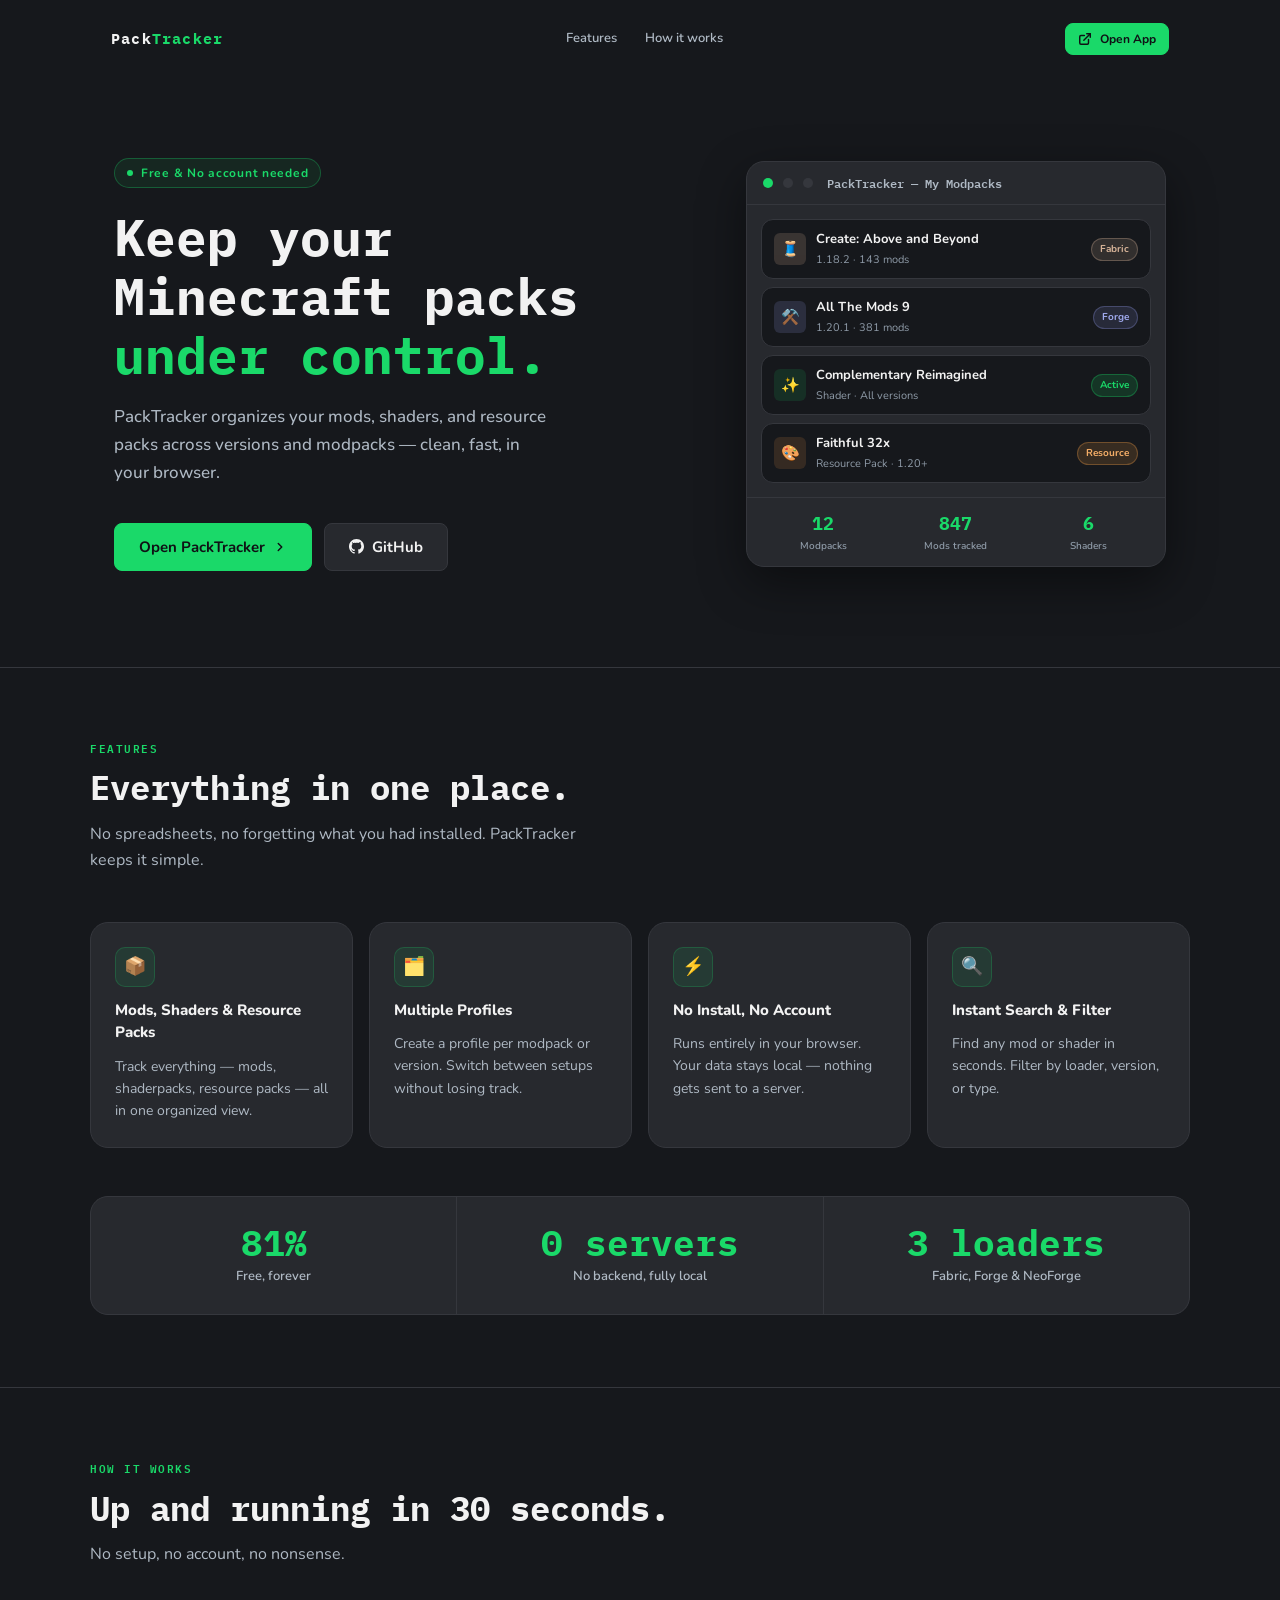
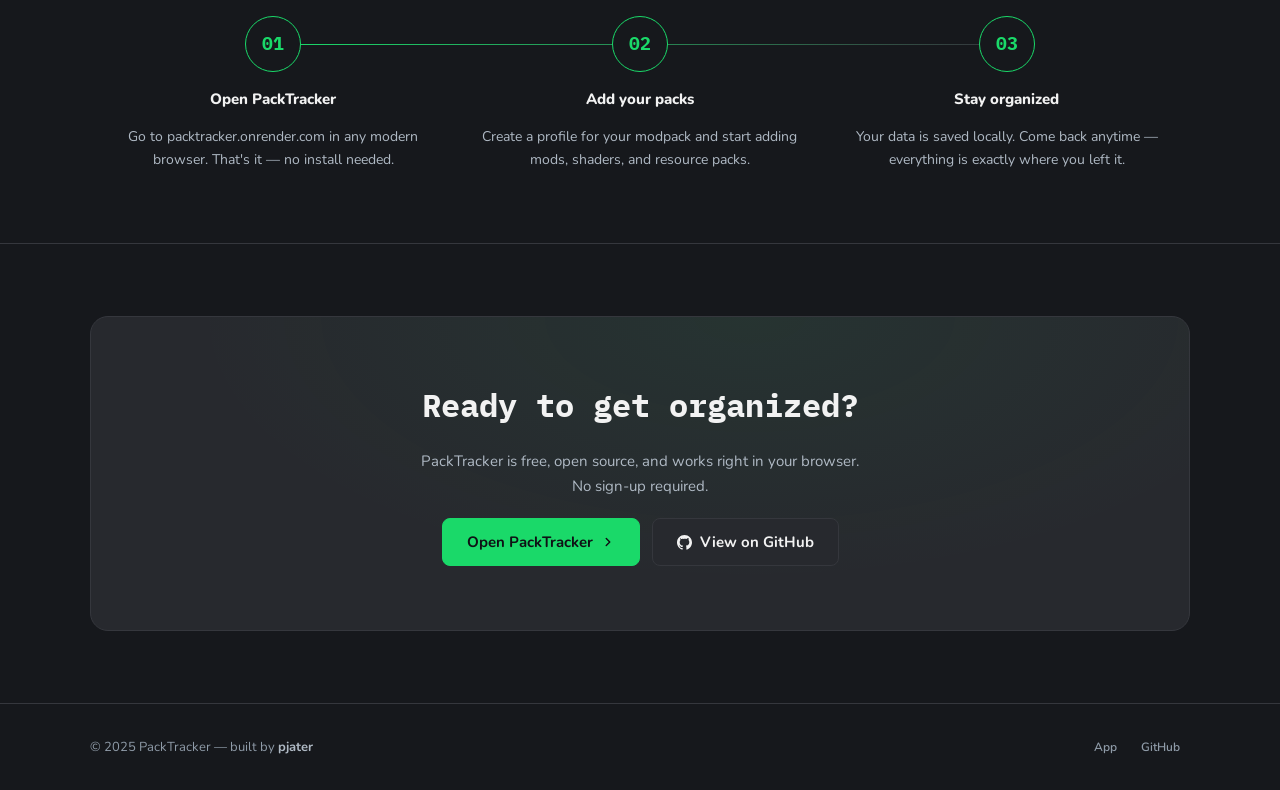
<file: landing/index.html>
<!DOCTYPE html>
<html lang="nl" data-theme="dark">
<head>
  <meta charset="UTF-8" />
  <meta name="viewport" content="width=device-width, initial-scale=1.0" />
  <meta name="description" content="PackTracker — Organiseer je Minecraft mods, shaders en resource packs op één plek. Geen account nodig." />
  <title>PackTracker — Manage Your Minecraft Packs</title>
  <link rel="stylesheet" href="style.css" />
  <style>
    /* ── Landing overrides ── */
    html, body {
      overflow: auto;
      height: auto;
    }

    body {
      font-size: 16px;
    }

    /* ── Reveal animations ── */
    [data-reveal] {
      opacity: 0;
      transform: translateY(24px);
      transition: opacity 0.55s ease, transform 0.55s ease;
    }
    [data-reveal].revealed {
      opacity: 1;
      transform: translateY(0);
    }
    [data-reveal-delay="1"] { transition-delay: 0.1s; }
    [data-reveal-delay="2"] { transition-delay: 0.2s; }
    [data-reveal-delay="3"] { transition-delay: 0.3s; }
    [data-reveal-delay="4"] { transition-delay: 0.4s; }

    /* ── Nav ── */
    #landing-nav {
      position: sticky;
      top: 0;
      z-index: 200;
      padding: 12px 24px;
      transition: background 0.2s ease, border-color 0.2s ease, box-shadow 0.2s ease;
    }
    #landing-nav.scrolled .nav-inner {
      background: var(--color-surface);
      border-color: var(--color-border);
      box-shadow: 0 4px 24px var(--color-shadow);
    }
    .nav-inner {
      display: flex;
      align-items: center;
      justify-content: space-between;
      gap: 16px;
      max-width: 1100px;
      margin: 0 auto;
      padding: 10px 20px;
      border: 1.5px solid transparent;
      border-radius: var(--radius-panel);
      background: transparent;
      transition: background 0.2s ease, border-color 0.2s ease, box-shadow 0.2s ease;
    }
    .nav-links {
      display: flex;
      align-items: center;
      gap: 4px;
    }
    .nav-link {
      padding: 6px 12px;
      border-radius: var(--radius-control);
      font-size: 13px;
      font-weight: 600;
      color: var(--color-text-muted);
      transition: color 0.15s ease, background 0.15s ease;
      cursor: pointer;
    }
    .nav-link:hover {
      color: var(--color-text);
      background: var(--color-surface-hover);
    }

    /* ── Page wrapper ── */
    .page {
      max-width: 1100px;
      margin: 0 auto;
      padding: 0 24px;
    }

    /* ── Hero ── */
    .hero {
      padding: 80px 0 96px;
      display: grid;
      grid-template-columns: 1fr 1fr;
      gap: 48px;
      align-items: center;
    }
    .hero-eyebrow {
      display: inline-flex;
      align-items: center;
      gap: 8px;
      padding: 5px 12px;
      border: 1px solid rgba(var(--color-accent-rgb), 0.3);
      border-radius: var(--radius-pill);
      background: rgba(var(--color-accent-rgb), 0.08);
      font-size: 12px;
      font-weight: 700;
      color: var(--color-accent);
      letter-spacing: 0.06em;
      margin-bottom: 20px;
    }
    .hero-eyebrow-dot {
      width: 6px;
      height: 6px;
      border-radius: 50%;
      background: var(--color-accent);
      animation: pulse-dot 2s ease infinite;
    }
    @keyframes pulse-dot {
      0%, 100% { opacity: 1; transform: scale(1); }
      50% { opacity: 0.5; transform: scale(0.8); }
    }
    .hero-title {
      font-family: 'IBM Plex Mono', monospace;
      font-size: clamp(32px, 4vw, 52px);
      font-weight: 700;
      line-height: 1.15;
      color: var(--color-text);
      margin-bottom: 18px;
    }
    .hero-title .accent {
      color: var(--color-accent);
    }
    .hero-sub {
      font-size: 17px;
      font-weight: 500;
      color: var(--color-text-muted);
      line-height: 1.65;
      margin-bottom: 36px;
      max-width: 440px;
    }
    .hero-actions {
      display: flex;
      align-items: center;
      gap: 12px;
      flex-wrap: wrap;
    }
    .btn-lg {
      min-height: 48px;
      padding: 0 24px;
      font-size: 15px;
    }

    /* ── Hero visual ── */
    .hero-visual {
      position: relative;
    }
    .hero-card-stack {
      position: relative;
      width: 100%;
      max-width: 420px;
      margin-left: auto;
    }
    .mock-panel {
      border: 1.5px solid var(--color-border);
      border-radius: var(--radius-panel);
      background: var(--color-surface);
      overflow: hidden;
      box-shadow: 0 16px 48px rgba(0,0,0,0.45);
    }
    .mock-topbar {
      display: flex;
      align-items: center;
      gap: 10px;
      padding: 12px 16px;
      border-bottom: 1px solid var(--color-border);
    }
    .mock-dot {
      width: 10px;
      height: 10px;
      border-radius: 50%;
      background: var(--color-border);
    }
    .mock-dot.active { background: var(--color-accent); }
    .mock-topbar-title {
      font-family: 'IBM Plex Mono', monospace;
      font-size: 12px;
      font-weight: 600;
      color: var(--color-text-muted);
      margin-left: 4px;
    }
    .mock-body {
      padding: 14px;
      display: flex;
      flex-direction: column;
      gap: 8px;
    }
    .mock-row {
      display: flex;
      align-items: center;
      gap: 10px;
      padding: 10px 12px;
      border: 1px solid var(--color-border);
      border-radius: var(--radius-card);
      background: var(--color-bg);
    }
    .mock-row:hover {
      border-color: rgba(var(--color-accent-rgb), 0.35);
    }
    .mock-icon {
      width: 32px;
      height: 32px;
      border-radius: 6px;
      flex-shrink: 0;
      display: flex;
      align-items: center;
      justify-content: center;
      font-size: 15px;
    }
    .mock-icon.fabric { background: rgba(214, 179, 152, 0.18); }
    .mock-icon.forge  { background: rgba(141, 150, 224, 0.18); }
    .mock-icon.shader { background: rgba(26, 217, 105, 0.12); }
    .mock-icon.res    { background: rgba(245, 158, 71, 0.14); }
    .mock-row-info { flex: 1; min-width: 0; }
    .mock-row-name {
      font-size: 13px;
      font-weight: 700;
      color: var(--color-text);
      white-space: nowrap;
      overflow: hidden;
      text-overflow: ellipsis;
    }
    .mock-row-sub {
      font-size: 11px;
      color: var(--color-text-dim);
      margin-top: 2px;
    }
    .mock-badge {
      font-size: 10px;
      font-weight: 700;
      padding: 3px 8px;
      border-radius: var(--radius-pill);
      flex-shrink: 0;
    }
    .mock-badge.green {
      background: rgba(var(--color-accent-rgb), 0.15);
      color: var(--color-accent);
      border: 1px solid rgba(var(--color-accent-rgb), 0.3);
    }
    .mock-badge.blue {
      background: rgba(141, 150, 224, 0.15);
      color: #a0aaee;
      border: 1px solid rgba(141, 150, 224, 0.3);
    }
    .mock-badge.orange {
      background: rgba(245, 158, 71, 0.15);
      color: #f5ae67;
      border: 1px solid rgba(245, 158, 71, 0.3);
    }
    .mock-badge.tan {
      background: rgba(214, 179, 152, 0.15);
      color: var(--color-loader-fabric);
      border: 1px solid rgba(214, 179, 152, 0.3);
    }
    .mock-stat-row {
      display: grid;
      grid-template-columns: repeat(3, 1fr);
      gap: 8px;
      padding: 12px 14px;
      border-top: 1px solid var(--color-border);
    }
    .mock-stat {
      display: flex;
      flex-direction: column;
      align-items: center;
      gap: 2px;
    }
    .mock-stat-val {
      font-family: 'IBM Plex Mono', monospace;
      font-size: 18px;
      font-weight: 700;
      color: var(--color-accent);
    }
    .mock-stat-lbl {
      font-size: 10px;
      color: var(--color-text-dim);
      font-weight: 600;
    }

    /* ── Section common ── */
    .section {
      padding: 72px 0;
    }
    .section-label {
      font-family: 'IBM Plex Mono', monospace;
      font-size: 11px;
      font-weight: 600;
      letter-spacing: 0.14em;
      text-transform: uppercase;
      color: var(--color-accent);
      margin-bottom: 10px;
    }
    .section-title {
      font-family: 'IBM Plex Mono', monospace;
      font-size: clamp(22px, 3vw, 34px);
      font-weight: 700;
      color: var(--color-text);
      margin-bottom: 12px;
      line-height: 1.25;
    }
    .section-sub {
      font-size: 16px;
      color: var(--color-text-muted);
      line-height: 1.65;
      max-width: 520px;
      margin-bottom: 48px;
    }

    /* ── Divider ── */
    .divider {
      border: none;
      border-top: 1px solid var(--color-border);
    }

    /* ── Features ── */
    .features-grid {
      display: grid;
      grid-template-columns: repeat(auto-fit, minmax(240px, 1fr));
      gap: 16px;
    }
    .feature-card {
      padding: 24px;
      border: 1.5px solid var(--color-border);
      border-radius: var(--radius-panel);
      background: var(--color-surface);
      display: flex;
      flex-direction: column;
      gap: 12px;
      transition: border-color 0.2s ease, transform 0.2s ease, box-shadow 0.2s ease;
    }
    .feature-card:hover {
      border-color: rgba(var(--color-accent-rgb), 0.4);
      transform: translateY(-3px);
      box-shadow: 0 8px 28px rgba(0,0,0,0.3);
    }
    .feature-icon {
      width: 40px;
      height: 40px;
      border-radius: 10px;
      background: rgba(var(--color-accent-rgb), 0.1);
      border: 1px solid rgba(var(--color-accent-rgb), 0.2);
      display: flex;
      align-items: center;
      justify-content: center;
      font-size: 18px;
    }
    .feature-title {
      font-size: 15px;
      font-weight: 800;
      color: var(--color-text);
    }
    .feature-desc {
      font-size: 14px;
      color: var(--color-text-muted);
      line-height: 1.6;
    }

    /* ── Stats ── */
    .stats-row {
      display: grid;
      grid-template-columns: repeat(3, 1fr);
      gap: 1px;
      border: 1.5px solid var(--color-border);
      border-radius: var(--radius-panel);
      overflow: hidden;
      background: var(--color-border);
      margin: 48px 0 0;
    }
    .stat-cell {
      padding: 28px 24px;
      background: var(--color-surface);
      display: flex;
      flex-direction: column;
      gap: 6px;
      align-items: center;
      text-align: center;
    }
    .stat-val {
      font-family: 'IBM Plex Mono', monospace;
      font-size: 36px;
      font-weight: 700;
      color: var(--color-accent);
      line-height: 1;
    }
    .stat-lbl {
      font-size: 13px;
      font-weight: 600;
      color: var(--color-text-muted);
    }

    /* ── How it works ── */
    .steps-grid {
      display: grid;
      grid-template-columns: repeat(3, 1fr);
      gap: 0;
      position: relative;
    }
    .steps-grid::before {
      content: '';
      position: absolute;
      top: 28px;
      left: calc(50% / 3 + 16px);
      right: calc(50% / 3 + 16px);
      height: 1px;
      background: linear-gradient(90deg, var(--color-accent), var(--color-border));
      z-index: 0;
    }
    .step {
      display: flex;
      flex-direction: column;
      align-items: center;
      text-align: center;
      gap: 16px;
      padding: 0 20px;
      position: relative;
      z-index: 1;
    }
    .step-num {
      width: 56px;
      height: 56px;
      border-radius: 50%;
      border: 1.5px solid var(--color-accent);
      background: var(--color-bg);
      display: flex;
      align-items: center;
      justify-content: center;
      font-family: 'IBM Plex Mono', monospace;
      font-size: 18px;
      font-weight: 700;
      color: var(--color-accent);
      flex-shrink: 0;
    }
    .step-title {
      font-size: 15px;
      font-weight: 800;
      color: var(--color-text);
    }
    .step-desc {
      font-size: 14px;
      color: var(--color-text-muted);
      line-height: 1.6;
    }

    /* ── CTA ── */
    .cta-block {
      padding: 64px 48px;
      border: 1.5px solid var(--color-border);
      border-radius: var(--radius-panel);
      background: var(--color-surface);
      background-image: radial-gradient(ellipse at 60% 0%, rgba(var(--color-accent-rgb), 0.06) 0%, transparent 60%);
      text-align: center;
      display: flex;
      flex-direction: column;
      align-items: center;
      gap: 20px;
    }
    .cta-title {
      font-family: 'IBM Plex Mono', monospace;
      font-size: clamp(22px, 3vw, 32px);
      font-weight: 700;
      color: var(--color-text);
    }
    .cta-sub {
      font-size: 15px;
      color: var(--color-text-muted);
      max-width: 440px;
      line-height: 1.65;
    }
    .cta-actions {
      display: flex;
      gap: 12px;
      flex-wrap: wrap;
      justify-content: center;
    }

    /* ── Footer ── */
    footer {
      border-top: 1px solid var(--color-border);
      padding: 28px 24px;
    }
    .footer-inner {
      max-width: 1100px;
      margin: 0 auto;
      display: flex;
      align-items: center;
      justify-content: space-between;
      gap: 16px;
      flex-wrap: wrap;
    }
    .footer-copy {
      font-size: 13px;
      color: var(--color-text-dim);
    }
    .footer-links {
      display: flex;
      align-items: center;
      gap: 4px;
    }
    .footer-link {
      padding: 6px 10px;
      border-radius: var(--radius-control);
      font-size: 12px;
      font-weight: 600;
      color: var(--color-text-dim);
      transition: color 0.15s ease, background 0.15s ease;
    }
    .footer-link:hover {
      color: var(--color-text);
      background: var(--color-surface-hover);
    }

    /* ── Responsive ── */
    @media (max-width: 820px) {
      .hero {
        grid-template-columns: 1fr;
        padding: 56px 0 64px;
        text-align: center;
      }
      .hero-sub { margin: 0 auto 36px; }
      .hero-actions { justify-content: center; }
      .hero-eyebrow { margin: 0 auto 20px; }
      .hero-card-stack { max-width: 100%; margin: 0; }
      .steps-grid {
        grid-template-columns: 1fr;
        gap: 32px;
      }
      .steps-grid::before { display: none; }
      .stats-row { grid-template-columns: 1fr; }
      .cta-block { padding: 40px 24px; }
      .nav-links { display: none; }
    }
  </style>
</head>
<body>

  <!-- Nav -->
  <nav id="landing-nav" role="banner">
    <div class="nav-inner">
      <a href="#" class="brand-mark" style="gap:10px;">
        <span style="font-family:'IBM Plex Mono',monospace;font-size:15px;font-weight:700;letter-spacing:0.08em;color:var(--color-text);">
          Pack<span style="color:var(--color-accent);">Tracker</span>
        </span>
      </a>
      <div class="nav-links">
        <a href="#features" class="nav-link">Features</a>
        <a href="#how-it-works" class="nav-link">How it works</a>
      </div>
      <a href="https://packtracker.onrender.com" target="_blank" rel="noopener" class="btn btn-primary btn-small">
        <span class="btn-content">
          <svg width="14" height="14" viewBox="0 0 24 24" fill="none" stroke="currentColor" stroke-width="2.5" stroke-linecap="round" stroke-linejoin="round" aria-hidden="true"><path d="M18 13v6a2 2 0 0 1-2 2H5a2 2 0 0 1-2-2V8a2 2 0 0 1 2-2h6"/><polyline points="15 3 21 3 21 9"/><line x1="10" y1="14" x2="21" y2="3"/></svg>
          <span class="btn-label">Open App</span>
        </span>
      </a>
    </div>
  </nav>

  <!-- Hero -->
  <section class="page">
    <div class="hero">
      <div class="hero-content">
        <div class="hero-eyebrow" data-reveal>
          <span class="hero-eyebrow-dot"></span>
          Free &amp; No account needed
        </div>
        <h1 class="hero-title" data-reveal data-reveal-delay="1">
          Keep your<br/>
          Minecraft packs<br/>
          <span class="accent">under control.</span>
        </h1>
        <p class="hero-sub" data-reveal data-reveal-delay="2">
          PackTracker organizes your mods, shaders, and resource packs across versions and modpacks — clean, fast, in your browser.
        </p>
        <div class="hero-actions" data-reveal data-reveal-delay="3">
          <a href="https://packtracker.onrender.com" target="_blank" rel="noopener" class="btn btn-primary btn-lg">
            <span class="btn-content">
              <span class="btn-label">Open PackTracker</span>
              <svg width="14" height="14" viewBox="0 0 24 24" fill="none" stroke="currentColor" stroke-width="2.5" stroke-linecap="round" stroke-linejoin="round" aria-hidden="true"><polyline points="9 18 15 12 9 6"/></svg>
            </span>
          </a>
          <a href="https://github.com/pjater/Packtracker" target="_blank" rel="noopener" class="btn btn-lg">
            <span class="btn-content">
              <svg width="15" height="15" viewBox="0 0 24 24" fill="currentColor" aria-hidden="true"><path d="M12 0C5.37 0 0 5.37 0 12c0 5.3 3.438 9.8 8.205 11.385.6.113.82-.258.82-.577 0-.285-.01-1.04-.015-2.04-3.338.724-4.042-1.61-4.042-1.61-.546-1.387-1.333-1.757-1.333-1.757-1.089-.745.083-.729.083-.729 1.205.084 1.839 1.237 1.839 1.237 1.07 1.834 2.807 1.304 3.492.997.108-.775.418-1.305.762-1.604-2.665-.305-5.467-1.334-5.467-5.931 0-1.311.469-2.381 1.236-3.221-.124-.303-.535-1.524.117-3.176 0 0 1.008-.322 3.301 1.23A11.509 11.509 0 0 1 12 5.803c1.02.005 2.047.138 3.006.404 2.29-1.552 3.297-1.23 3.297-1.23.653 1.653.242 2.874.118 3.176.77.84 1.235 1.911 1.235 3.221 0 4.609-2.807 5.624-5.479 5.921.43.372.823 1.102.823 2.222 0 1.606-.015 2.896-.015 3.286 0 .322.216.694.825.576C20.565 21.795 24 17.298 24 12 24 5.37 18.627 0 12 0z"/></svg>
              <span class="btn-label">GitHub</span>
            </span>
          </a>
        </div>
      </div>

      <!-- Mock UI -->
      <div class="hero-visual" data-reveal data-reveal-delay="2" aria-hidden="true">
        <div class="hero-card-stack">
          <div class="mock-panel">
            <div class="mock-topbar">
              <div class="mock-dot active"></div>
              <div class="mock-dot"></div>
              <div class="mock-dot"></div>
              <span class="mock-topbar-title">PackTracker — My Modpacks</span>
            </div>
            <div class="mock-body">
              <div class="mock-row">
                <div class="mock-icon fabric">🧵</div>
                <div class="mock-row-info">
                  <div class="mock-row-name">Create: Above and Beyond</div>
                  <div class="mock-row-sub">1.18.2 · 143 mods</div>
                </div>
                <span class="mock-badge tan">Fabric</span>
              </div>
              <div class="mock-row">
                <div class="mock-icon forge">⚒️</div>
                <div class="mock-row-info">
                  <div class="mock-row-name">All The Mods 9</div>
                  <div class="mock-row-sub">1.20.1 · 381 mods</div>
                </div>
                <span class="mock-badge blue">Forge</span>
              </div>
              <div class="mock-row">
                <div class="mock-icon shader">✨</div>
                <div class="mock-row-info">
                  <div class="mock-row-name">Complementary Reimagined</div>
                  <div class="mock-row-sub">Shader · All versions</div>
                </div>
                <span class="mock-badge green">Active</span>
              </div>
              <div class="mock-row">
                <div class="mock-icon res">🎨</div>
                <div class="mock-row-info">
                  <div class="mock-row-name">Faithful 32x</div>
                  <div class="mock-row-sub">Resource Pack · 1.20+</div>
                </div>
                <span class="mock-badge orange">Resource</span>
              </div>
            </div>
            <div class="mock-stat-row">
              <div class="mock-stat">
                <span class="mock-stat-val">12</span>
                <span class="mock-stat-lbl">Modpacks</span>
              </div>
              <div class="mock-stat">
                <span class="mock-stat-val">847</span>
                <span class="mock-stat-lbl">Mods tracked</span>
              </div>
              <div class="mock-stat">
                <span class="mock-stat-val">6</span>
                <span class="mock-stat-lbl">Shaders</span>
              </div>
            </div>
          </div>
        </div>
      </div>
    </div>
  </section>

  <hr class="divider" />

  <!-- Features -->
  <section id="features" class="page section">
    <p class="section-label" data-reveal>Features</p>
    <h2 class="section-title" data-reveal data-reveal-delay="1">Everything in one place.</h2>
    <p class="section-sub" data-reveal data-reveal-delay="2">No spreadsheets, no forgetting what you had installed. PackTracker keeps it simple.</p>

    <div class="features-grid">
      <div class="feature-card" data-reveal data-reveal-delay="1">
        <div class="feature-icon">📦</div>
        <div class="feature-title">Mods, Shaders &amp; Resource Packs</div>
        <p class="feature-desc">Track everything — mods, shaderpacks, resource packs — all in one organized view.</p>
      </div>
      <div class="feature-card" data-reveal data-reveal-delay="2">
        <div class="feature-icon">🗂️</div>
        <div class="feature-title">Multiple Profiles</div>
        <p class="feature-desc">Create a profile per modpack or version. Switch between setups without losing track.</p>
      </div>
      <div class="feature-card" data-reveal data-reveal-delay="3">
        <div class="feature-icon">⚡</div>
        <div class="feature-title">No Install, No Account</div>
        <p class="feature-desc">Runs entirely in your browser. Your data stays local — nothing gets sent to a server.</p>
      </div>
      <div class="feature-card" data-reveal data-reveal-delay="4">
        <div class="feature-icon">🔍</div>
        <div class="feature-title">Instant Search &amp; Filter</div>
        <p class="feature-desc">Find any mod or shader in seconds. Filter by loader, version, or type.</p>
      </div>
    </div>

    <div class="stats-row" data-reveal>
      <div class="stat-cell">
        <span class="stat-val"><span data-count="100" data-suffix="%">0%</span></span>
        <span class="stat-lbl">Free, forever</span>
      </div>
      <div class="stat-cell">
        <span class="stat-val"><span data-count="0" data-suffix=" servers">0 servers</span></span>
        <span class="stat-lbl">No backend, fully local</span>
      </div>
      <div class="stat-cell">
        <span class="stat-val"><span data-count="3" data-suffix=" loaders">0 loaders</span></span>
        <span class="stat-lbl">Fabric, Forge &amp; NeoForge</span>
      </div>
    </div>
  </section>

  <hr class="divider" />

  <!-- How it works -->
  <section id="how-it-works" class="page section">
    <p class="section-label" data-reveal>How it works</p>
    <h2 class="section-title" data-reveal data-reveal-delay="1">Up and running in 30 seconds.</h2>
    <p class="section-sub" data-reveal data-reveal-delay="2">No setup, no account, no nonsense.</p>

    <div class="steps-grid">
      <div class="step" data-reveal data-reveal-delay="1">
        <div class="step-num">01</div>
        <div class="step-title">Open PackTracker</div>
        <p class="step-desc">Go to packtracker.onrender.com in any modern browser. That's it — no install needed.</p>
      </div>
      <div class="step" data-reveal data-reveal-delay="2">
        <div class="step-num">02</div>
        <div class="step-title">Add your packs</div>
        <p class="step-desc">Create a profile for your modpack and start adding mods, shaders, and resource packs.</p>
      </div>
      <div class="step" data-reveal data-reveal-delay="3">
        <div class="step-num">03</div>
        <div class="step-title">Stay organized</div>
        <p class="step-desc">Your data is saved locally. Come back anytime — everything is exactly where you left it.</p>
      </div>
    </div>
  </section>

  <hr class="divider" />

  <!-- CTA -->
  <section class="page section">
    <div class="cta-block" data-reveal>
      <h2 class="cta-title">Ready to get organized?</h2>
      <p class="cta-sub">PackTracker is free, open source, and works right in your browser. No sign-up required.</p>
      <div class="cta-actions">
        <a href="https://packtracker.onrender.com" target="_blank" rel="noopener" class="btn btn-primary btn-lg">
          <span class="btn-content">
            <span class="btn-label">Open PackTracker</span>
            <svg width="14" height="14" viewBox="0 0 24 24" fill="none" stroke="currentColor" stroke-width="2.5" stroke-linecap="round" stroke-linejoin="round" aria-hidden="true"><polyline points="9 18 15 12 9 6"/></svg>
          </span>
        </a>
        <a href="https://github.com/pjater/Packtracker" target="_blank" rel="noopener" class="btn btn-lg">
          <span class="btn-content">
            <svg width="15" height="15" viewBox="0 0 24 24" fill="currentColor" aria-hidden="true"><path d="M12 0C5.37 0 0 5.37 0 12c0 5.3 3.438 9.8 8.205 11.385.6.113.82-.258.82-.577 0-.285-.01-1.04-.015-2.04-3.338.724-4.042-1.61-4.042-1.61-.546-1.387-1.333-1.757-1.333-1.757-1.089-.745.083-.729.083-.729 1.205.084 1.839 1.237 1.839 1.237 1.07 1.834 2.807 1.304 3.492.997.108-.775.418-1.305.762-1.604-2.665-.305-5.467-1.334-5.467-5.931 0-1.311.469-2.381 1.236-3.221-.124-.303-.535-1.524.117-3.176 0 0 1.008-.322 3.301 1.23A11.509 11.509 0 0 1 12 5.803c1.02.005 2.047.138 3.006.404 2.29-1.552 3.297-1.23 3.297-1.23.653 1.653.242 2.874.118 3.176.77.84 1.235 1.911 1.235 3.221 0 4.609-2.807 5.624-5.479 5.921.43.372.823 1.102.823 2.222 0 1.606-.015 2.896-.015 3.286 0 .322.216.694.825.576C20.565 21.795 24 17.298 24 12 24 5.37 18.627 0 12 0z"/></svg>
            <span class="btn-label">View on GitHub</span>
          </span>
        </a>
      </div>
    </div>
  </section>

  <!-- Footer -->
  <footer>
    <div class="footer-inner">
      <span class="footer-copy">
        © 2025 PackTracker — built by <span style="color:var(--color-text-muted);font-weight:700;">pjater</span>
      </span>
      <div class="footer-links">
        <a href="https://packtracker.onrender.com" target="_blank" rel="noopener" class="footer-link">App</a>
        <a href="https://github.com/pjater/Packtracker" target="_blank" rel="noopener" class="footer-link">GitHub</a>
      </div>
    </div>
  </footer>

  <script src="landing.js"></script>
</body>
</html>
</file>
<file: landing/style.css>
﻿@import url('https://fonts.googleapis.com/css2?family=Nunito:wght@400;500;600;700;800&display=swap');
@import url('https://fonts.googleapis.com/css2?family=IBM+Plex+Mono:wght@400;500;600;700&family=Manrope:wght@400;500;600;700;800&family=Merriweather:wght@400;700&family=Poppins:wght@400;500;600;700;800&display=swap');

:root {
  --color-bg: #16181c;
  --color-surface: #27292e;
  --color-surface-hover: #35373d;
  --color-border: #35373d;
  --color-accent: #1ad969;
  --color-accent-rgb: 26, 217, 105;
  --color-accent-dim: #23543d;
  --color-text: #f2f2f2;
  --color-text-muted: #afb9c4;
  --color-text-dim: #8f9ba8;
  --color-danger: #ff4a6e;
  --color-warning: #f59e47;
  --color-loader-fabric: #d6b398;
  --color-loader-forge: #8d96e0;
  --color-loader-neo: #de8f64;
  --color-overlay: rgba(8, 10, 14, 0.8);
  --color-shadow: rgba(0, 0, 0, 0.5);
  --layout-topbar: 56px;
  --layout-sidebar: 280px;
  --radius-card: 12px;
  --radius-control: 8px;
  --radius-pill: 999px;
  --anim-fast: 0.15s ease;
  --anim-medium: 0.2s ease;
  --visual-blur: 8px;
  --ui-scale: 1;
  --radius-panel: 18px;
  --font-body: 'Nunito', sans-serif;
}

html[data-theme="light"] {
  --color-bg: #eef2f7;
  --color-surface: #ffffff;
  --color-surface-hover: #f5f8fb;
  --color-border: #d6dde6;
  --color-accent-dim: rgba(var(--color-accent-rgb), 0.14);
  --color-text: #18202a;
  --color-text-muted: #546171;
  --color-text-dim: #6d7887;
  --color-overlay: rgba(235, 240, 248, 0.78);
  --color-shadow: rgba(16, 24, 36, 0.16);
}

*,
*::before,
*::after {
  box-sizing: border-box;
  margin: 0;
  padding: 0;
  transition:
    background-color 0.15s ease,
    border-color 0.15s ease,
    color 0.12s ease,
    box-shadow 0.15s ease,
    transform 0.15s ease,
    opacity 0.15s ease;
}

html,
body {
  height: 100%;
  overflow: hidden;
}

html {
  -webkit-text-size-adjust: 100%;
  text-size-adjust: 100%;
}

body {
  background: var(--color-bg);
  color: var(--color-text);
  font-family: var(--font-body);
  font-size: 14px;
  line-height: 1.5;
  overflow: hidden;
}

button,
input,
select,
textarea {
  font: inherit;
}

button {
  background: none;
  border: none;
  color: inherit;
}

a {
  color: inherit;
  text-decoration: none;
}

img {
  display: block;
  max-width: 100%;
}

::-webkit-scrollbar {
  width: 4px;
  height: 4px;
}

::-webkit-scrollbar-track {
  background: transparent;
}

::-webkit-scrollbar-thumb {
  background: var(--color-accent);
  border-radius: 4px;
}

:focus-visible {
  outline: none;
  box-shadow: 0 0 0 3px var(--color-accent-dim);
}

#app {
  display: grid;
  grid-template-columns: auto 1fr;
  grid-template-rows: auto 1fr;
  min-height: calc(100vh / var(--ui-scale));
  min-height: calc(100dvh / var(--ui-scale));
  width: calc(100vw / var(--ui-scale));
  height: calc(100vh / var(--ui-scale));
  height: calc(100dvh / var(--ui-scale));
  overflow: hidden;
  background: var(--color-bg);
  transform: scale(var(--ui-scale));
  transform-origin: top left;
}

#topbar {
  grid-column: 1 / -1;
  grid-row: 1;
  position: relative;
  z-index: 100;
  padding: calc(12px + env(safe-area-inset-top)) calc(16px + env(safe-area-inset-right)) 0 calc(12px + env(safe-area-inset-left));
  background: transparent;
}

#sidebar {
  grid-column: 1;
  grid-row: 2;
  min-height: 0;
  padding: 12px 8px;
  background: transparent;
  overflow-y: auto;
}

#main {
  grid-column: 2;
  grid-row: 2;
  min-height: 0;
  overflow-y: auto;
  background: transparent;
  padding: 12px 16px calc(16px + env(safe-area-inset-bottom));
  gap: 0;
}

#app.share-mode {
  grid-template-columns: 1fr;
}

#app.share-mode #sidebar {
  display: none;
}

#app.share-mode #main {
  grid-column: 1;
}

.topbar-inner {
  display: flex;
  align-items: center;
  justify-content: space-between;
  gap: 12px;
  width: 100%;
  min-height: calc(var(--layout-topbar) - 12px);
  padding: 10px 20px;
  border: 1.5px solid var(--color-border);
  border-radius: var(--radius-panel);
  background: var(--color-surface);
  box-shadow: 0 4px 20px var(--color-shadow);
}

.sidebar-inner {
  display: flex;
  flex-direction: column;
  gap: 12px;
  min-height: calc(100% - 12px);
  padding: 12px 8px;
  margin: 0 0 12px 12px;
  border: 1.5px solid var(--color-border);
  border-radius: var(--radius-panel);
  background: var(--color-surface);
  box-shadow: 0 8px 32px var(--color-shadow);
}

.view {
  min-height: 100%;
  overflow: visible;
}

.view.page-enter {
  animation: page-enter 0.18s ease forwards;
}

.view.page-exit {
  animation: page-exit 0.12s ease forwards;
}

.hidden {
  display: none !important;
}

.sr-only {
  position: absolute;
  width: 1px;
  height: 1px;
  padding: 0;
  margin: -1px;
  overflow: hidden;
  clip: rect(0, 0, 0, 0);
  white-space: nowrap;
  border: 0;
}

.brand-mark {
  display: flex;
  align-items: center;
  gap: 10px;
  text-decoration: none;
  user-select: none;
}

.brand-logo {
  width: 48px;
  height: 48px;
  object-fit: contain;
  display: block;
  flex-shrink: 0;
  filter:
    hue-rotate(var(--brand-logo-hue, 0deg))
    saturate(var(--brand-logo-saturation, 1))
    brightness(var(--brand-logo-brightness, 1))
    drop-shadow(0 6px 14px rgba(var(--color-accent-rgb), 0.18));
}

.brand-name {
  font-size: 13px;
  font-weight: 700;
  letter-spacing: 0.08em;
  line-height: 1;
}

.topbar-actions {
  display: flex;
  align-items: center;
  gap: 8px;
}

.boot-screen {
  position: fixed;
  inset: 0;
  z-index: 6000;
  display: flex;
  align-items: center;
  justify-content: center;
  background-color: #27292e;
  background-image: radial-gradient(circle at 12% 10%, rgba(var(--color-accent-rgb), 0.045), transparent 28%);
  opacity: 1;
  transition: opacity 220ms ease, visibility 220ms ease;
}

.boot-screen.leaving {
  opacity: 0;
  visibility: hidden;
}

.boot-screen-card {
  width: min(520px, calc(100vw - 48px));
  display: flex;
  flex-direction: column;
  align-items: center;
  gap: 24px;
  padding: 0 20px;
}

.boot-screen-logo {
  width: 124px;
  height: 124px;
  object-fit: contain;
  filter:
    hue-rotate(var(--brand-logo-hue, 0deg))
    saturate(var(--brand-logo-saturation, 1))
    brightness(var(--brand-logo-brightness, 1))
    drop-shadow(0 10px 26px rgba(var(--color-accent-rgb), 0.16));
}

.boot-screen-name {
  font-size: clamp(30px, 5vw, 48px);
  font-weight: 900;
  letter-spacing: 0.2em;
  color: var(--color-text);
  text-align: center;
}

.boot-screen-progress {
  width: min(420px, 100%);
  height: 10px;
  overflow: hidden;
  border: 1px solid var(--color-border);
  border-radius: 999px;
  background: rgba(255, 255, 255, 0.035);
}

.boot-screen-progress-fill {
  width: 0;
  height: 100%;
  border-radius: inherit;
  background: linear-gradient(90deg, rgba(var(--color-accent-rgb), 0.76), var(--color-accent));
  box-shadow: 0 0 16px rgba(var(--color-accent-rgb), 0.28);
  animation: bootLoadProgress 960ms cubic-bezier(0.22, 1, 0.36, 1) forwards;
}

html[data-boot-screen="off"] .boot-screen {
  display: none;
}

@keyframes bootLoadProgress {
  from {
    width: 0;
  }
  to {
    width: 100%;
  }
}

.sidebar-section-label {
  padding: 4px 8px;
  color: var(--color-text-dim);
  font-size: 11px;
  font-weight: 800;
  letter-spacing: 0.14em;
  text-transform: uppercase;
}

.profile-list {
  display: flex;
  flex-direction: column;
  gap: 14px;
}

.sidebar-footer {
  margin-top: auto;
  padding: 8px 4px 0;
}

.btn {
  display: inline-flex;
  align-items: center;
  justify-content: center;
  gap: 8px;
  min-height: 38px;
  padding: 0 14px;
  border: 1.5px solid var(--color-border);
  border-radius: var(--radius-control);
  background: var(--color-surface);
  color: var(--color-text);
  cursor: pointer;
  font-size: 13px;
  font-weight: 700;
  white-space: nowrap;
  position: relative;
  overflow: hidden;
  transition:
    background-color 120ms ease,
    border-color 120ms ease,
    color 120ms ease,
    transform 100ms ease,
    box-shadow 120ms ease;
}

.btn-content {
  display: inline-flex;
  align-items: center;
  justify-content: center;
  gap: 8px;
  min-width: 0;
  position: relative;
  z-index: 1;
}

.btn-label {
  min-width: 0;
}

.btn-icon {
  display: inline-flex;
  align-items: center;
  justify-content: center;
  flex-shrink: 0;
  will-change: transform;
}

.btn::after {
  content: "";
  position: absolute;
  inset: 0;
  border-radius: inherit;
  background: rgba(255, 255, 255, 0.06);
  opacity: 0;
  pointer-events: none;
  transition: opacity 150ms ease;
}

.btn:hover {
  border-color: var(--color-accent);
  background: var(--color-surface-hover);
  transform: translateY(-1px);
  box-shadow: 0 4px 12px rgba(0, 0, 0, 0.2);
}

.btn:active {
  transform: translateY(0) scale(0.98);
  box-shadow: none;
  transition-duration: 60ms;
}

.btn:active::after {
  opacity: 1;
  transition-duration: 0ms;
}

.btn:disabled {
  opacity: 0.5;
  cursor: not-allowed;
  box-shadow: none;
  transform: none;
}

.btn-primary,
.btn-accent {
  border-color: var(--color-accent);
  background: var(--color-accent);
  color: #0f1115;
}

.btn-primary:hover,
.btn-accent:hover {
  background: var(--color-accent);
  box-shadow: 0 4px 16px rgba(var(--color-accent-rgb), 0.2);
  transform: translateY(-1px);
}

.btn-danger {
  color: #ffd8d8;
  background: rgba(255, 68, 68, 0.08);
  border-color: rgba(255, 68, 68, 0.45);
}

.btn-danger:hover {
  border-color: var(--color-danger);
  background: rgba(255, 68, 68, 0.16);
  box-shadow: 0 0 16px rgba(255, 68, 68, 0.2);
}

.btn-dashed {
  width: 100%;
  border-style: dashed;
  background: var(--color-surface-hover);
  border-color: var(--color-border);
  color: var(--color-text);
}

.btn-dashed::before {
  content: "";
  position: absolute;
  inset: -1.5px;
  border: 1.5px dashed var(--color-accent);
  border-radius: inherit;
  opacity: 0;
  clip-path: polygon(0 0, 0 0, 0 0, 0 0);
  pointer-events: none;
}

.btn-dashed:hover {
  color: var(--color-text);
  background: var(--color-surface-hover);
}

.btn-dashed:hover::before,
.btn-dashed:focus-visible::before {
  animation: dashed-outline-draw 1s linear forwards;
}

.btn:hover .btn-icon-arrow-down,
.btn:focus-visible .btn-icon-arrow-down {
  animation: icon-bounce-down 560ms cubic-bezier(0.22, 1, 0.36, 1);
}

.btn:hover .btn-icon-arrow-up,
.btn:focus-visible .btn-icon-arrow-up {
  animation: icon-bounce-up 560ms cubic-bezier(0.22, 1, 0.36, 1);
}

.btn:hover .btn-icon-arrow-left,
.btn:focus-visible .btn-icon-arrow-left {
  animation: icon-slide-left 420ms cubic-bezier(0.22, 1, 0.36, 1);
}

.btn:hover .btn-icon-gear,
.btn:focus-visible .btn-icon-gear,
.profile-settings-btn:hover .btn-icon-gear,
.profile-settings-btn:focus-visible .btn-icon-gear {
  animation: icon-spin 800ms linear;
}

.btn:hover .btn-icon-pencil,
.btn:focus-visible .btn-icon-pencil {
  animation: icon-pencil-wiggle 760ms ease-in-out;
  transform-origin: 28% 72%;
}

.btn:hover .btn-icon-plus,
.btn:focus-visible .btn-icon-plus {
  animation: icon-plus-pop 420ms cubic-bezier(0.22, 1, 0.36, 1);
}

.btn:hover .btn-icon-refresh,
.btn:focus-visible .btn-icon-refresh {
  animation: icon-refresh-spin 760ms cubic-bezier(0.22, 1, 0.36, 1);
}

.btn:hover .btn-icon-download-zip,
.btn:focus-visible .btn-icon-download-zip {
  animation: icon-download-drop 620ms cubic-bezier(0.22, 1, 0.36, 1);
}

.btn-small {
  min-height: 32px;
  padding: 0 12px;
  font-size: 12px;
}

input[type="text"],
input[type="search"],
select,
textarea {
  width: 100%;
  min-height: 40px;
  padding: 0 14px;
  border: 1.5px solid var(--color-border);
  border-radius: var(--radius-control);
  background: var(--color-surface);
  color: var(--color-text);
  outline: none;
}

.field-counter-wrap {
  position: relative;
  width: 100%;
}

.field-counter-wrap input,
.field-counter-wrap textarea {
  padding-right: 72px;
}

.field-counter-wrap-textarea .field-counter {
  top: auto;
  bottom: 10px;
  transform: none;
}

.field-counter {
  position: absolute;
  top: 50%;
  right: 12px;
  transform: translateY(-50%);
  color: var(--color-text-dim);
  font-size: 11px;
  font-weight: 800;
  pointer-events: none;
  opacity: 0.74;
}

input[type="text"]:hover,
input[type="search"]:hover,
select:hover,
textarea:hover {
  border-color: var(--color-accent);
}

input[type="text"]:focus,
input[type="search"]:focus,
select:focus,
textarea:focus {
  border-color: var(--color-accent);
  box-shadow: 0 0 0 3px var(--color-accent-dim);
}

input[type="text"]::placeholder,
input[type="search"]::placeholder,
textarea::placeholder {
  color: var(--color-text-dim);
  opacity: 1;
}

textarea {
  min-height: 108px;
  padding: 12px 14px;
  resize: vertical;
}

select {
  appearance: none;
  padding-right: 40px;
  background-image: url("data:image/svg+xml,%3Csvg xmlns='http://www.w3.org/2000/svg' width='12' height='12' viewBox='0 0 12 12'%3E%3Cpath fill='%239090b0' d='M6 8L1.5 3.5h9z'/%3E%3C/svg%3E");
  background-repeat: no-repeat;
  background-position: right 14px center;
}

.badge {
  display: inline-flex;
  align-items: center;
  gap: 4px;
  min-height: 22px;
  padding: 3px 10px;
  border: 1px solid transparent;
  border-radius: var(--radius-badge);
  font-size: 12px;
  font-weight: 600;
  background: var(--color-surface-hover);
  color: var(--color-text-muted);
}

.badge-version,
.badge-source {
  background: var(--color-surface-hover);
  border-color: var(--color-border);
  color: var(--color-text-muted);
}

.badge-fabric,
.badge.fabric {
  background: #dbb9f515;
  border-color: #dbb9f530;
  color: var(--color-loader-fabric);
}

.badge-forge,
.badge.forge {
  background: #f5a62315;
  border-color: #f5a62330;
  color: var(--color-loader-forge);
}

.badge-neoforge,
.badge.neo {
  background: #60a5fa15;
  border-color: #60a5fa30;
  color: var(--color-loader-neo);
}

.badge-vanilla {
  background: var(--color-accent-dim);
  color: var(--color-accent);
}

.badge-warning {
  background: rgba(255, 170, 0, 0.14);
  color: var(--color-warning);
}

.badge-danger {
  background: rgba(255, 68, 68, 0.14);
  color: var(--color-danger);
}

.experimental-tag {
  display: inline-flex;
  align-items: center;
  justify-content: center;
  min-height: 20px;
  padding: 2px 8px;
  border: 1px solid rgba(255, 170, 0, 0.32);
  border-radius: var(--radius-pill);
  background: rgba(255, 170, 0, 0.14);
  color: var(--color-warning);
  font-size: 11px;
  font-weight: 800;
  letter-spacing: 0.04em;
  text-transform: uppercase;
  white-space: nowrap;
}

.profile-item {
  position: relative;
  display: flex;
  flex-direction: column;
  gap: 4px;
  padding: 10px 12px 10px 14px;
  border: 1.5px solid var(--color-border);
  border-left: 3px solid transparent;
  border-radius: var(--radius-card);
  background-image:
    linear-gradient(var(--color-surface), var(--color-surface)),
    linear-gradient(180deg, var(--color-accent), var(--color-accent));
  background-origin: border-box;
  background-clip: padding-box, border-box;
  cursor: pointer;
  overflow: hidden;
  transition:
    background-color 180ms ease,
    border-color 180ms ease,
    transform 120ms ease,
    box-shadow 180ms ease;
}

.profile-item::before {
  content: "";
  position: absolute;
  inset: 0;
  background: linear-gradient(
    90deg,
    transparent 0%,
    rgba(var(--color-accent-rgb), 0.06) 50%,
    transparent 100%
  );
  transform: translateX(-100%);
  transition: transform 0ms;
  pointer-events: none;
}

.profile-item:hover {
  background: var(--color-surface-hover);
  border-left-color: var(--color-accent);
  transform: translateX(2px);
  box-shadow: 0 6px 18px rgba(0, 0, 0, 0.18);
}

.profile-item:hover::before {
  transform: translateX(100%);
  transition: transform 500ms ease;
}

.profile-item:active {
  transform: translateX(2px) scale(0.99);
  transition-duration: 60ms;
}

.profile-item.active {
  background: var(--color-accent-dim);
  border-left-color: var(--color-accent);
  animation: accentBarIn 200ms ease forwards;
}

.profile-item-header {
  display: flex;
  align-items: center;
  justify-content: space-between;
  gap: 12px;
}

.profile-item-name {
  min-width: 0;
  overflow: hidden;
  text-overflow: ellipsis;
  white-space: nowrap;
  font-size: 14px;
  font-weight: 600;
  transition: color 150ms ease;
}

.profile-item:hover .profile-item-name,
.profile-item.active .profile-item-name {
  color: var(--color-text);
}

.profile-item-meta {
  display: flex;
  align-items: center;
  flex-wrap: wrap;
  gap: 6px;
}

.profile-item-count {
  color: var(--color-text-muted);
  font-size: 12px;
}

.icon-btn {
  display: inline-flex;
  align-items: center;
  justify-content: center;
  width: 34px;
  height: 34px;
  border: 1.5px solid var(--color-border);
  border-radius: var(--radius-control);
  color: var(--color-text-muted);
  cursor: pointer;
  font-size: 18px;
  transition:
    background-color 120ms ease,
    border-color 120ms ease,
    color 120ms ease,
    transform 100ms ease;
}

.scroll-down-control {
  position: fixed;
  left: var(--scroll-down-left, 50%);
  bottom: calc(18px + env(safe-area-inset-bottom));
  z-index: 6300;
  width: 36px;
  height: 36px;
  padding: 0;
  border: 2px solid rgba(var(--color-accent-rgb), 0.82);
  border-radius: 50%;
  color: var(--color-text-muted);
  background: var(--color-surface);
  box-shadow:
    0 0 0 1px rgba(0, 0, 0, 0.28),
    inset 0 0 0 1px rgba(var(--color-accent-rgb), 0.08);
  opacity: 0;
  visibility: hidden;
  pointer-events: none;
  transform: translateX(-50%) translateY(8px) scale(0.92);
  overflow: hidden;
  transition:
    opacity 180ms ease,
    transform 220ms cubic-bezier(0.22, 1, 0.36, 1),
    visibility 0s linear 180ms,
    box-shadow 140ms ease,
    border-color 140ms ease,
    background 140ms ease;
}

.scroll-down-control.is-embedded {
  position: sticky;
  left: 50%;
  bottom: calc(18px + env(safe-area-inset-bottom));
  z-index: 2;
}

.scroll-down-control.is-visible {
  opacity: 1;
  visibility: visible;
  pointer-events: auto;
  transform: translateX(-50%) translateY(0) scale(1);
  transition:
    opacity 180ms ease,
    transform 220ms cubic-bezier(0.22, 1, 0.36, 1),
    visibility 0s linear 0s,
    box-shadow 140ms ease,
    border-color 140ms ease,
    background 140ms ease;
}

.scroll-down-control.is-embedded.is-visible {
  transform: translateX(-50%) translateY(0) scale(1);
}

.scroll-down-control.is-hiding {
  opacity: 0;
  visibility: visible;
  pointer-events: none;
  transform: translateX(-50%) translateY(8px) scale(0.92);
  animation: scrollDownExit 180ms cubic-bezier(0.4, 0, 0.2, 1) both;
}

.scroll-down-control.is-embedded.is-hiding {
  transform: translateX(-50%) translateY(8px) scale(0.92);
}

.scroll-down-icon {
  width: 20px;
  height: 20px;
  display: block;
  position: relative;
  z-index: 1;
  object-fit: contain;
  filter: brightness(0.84) contrast(0.96);
  opacity: 0.88;
}

.scroll-down-control::before {
  content: "";
  position: absolute;
  inset: 0;
  border-radius: inherit;
  background: linear-gradient(180deg, rgba(255, 255, 255, 0.03), rgba(255, 255, 255, 0));
  opacity: 0.7;
  pointer-events: none;
}

.icon-btn:hover {
  border-color: var(--color-accent);
  background: var(--color-surface-hover);
  color: var(--color-text);
  transform: scale(1.1);
}

.icon-btn:active {
  transform: scale(0.95);
  transition-duration: 60ms;
}

.scroll-down-control.icon-btn:hover,
.scroll-down-control.icon-btn:focus-visible {
  border-color: rgba(var(--color-accent-rgb), 1);
  background:
    linear-gradient(180deg, rgba(255, 255, 255, 0.03), rgba(255, 255, 255, 0)),
    var(--color-surface-hover);
  box-shadow:
    0 0 0 1px rgba(var(--color-accent-rgb), 0.28),
    0 0 16px rgba(var(--color-accent-rgb), 0.34),
    0 8px 24px rgba(0, 0, 0, 0.22);
  transform: translateX(-50%) scale(1.1);
}

.scroll-down-control.icon-btn:active {
  transform: translateX(-50%) scale(0.96);
}

@keyframes scrollDownEnter {
  from {
    opacity: 0;
    transform: translateX(-50%) translateY(8px) scale(0.88);
  }

  to {
    opacity: 1;
    transform: translateX(-50%) translateY(0) scale(1);
  }
}

.scroll-down-control.is-visible {
  animation: scrollDownEnter 220ms cubic-bezier(0.22, 1, 0.36, 1) both;
}

@keyframes scrollDownExit {
  from {
    opacity: 1;
    transform: translateX(-50%) translateY(0) scale(1);
  }

  to {
    opacity: 0;
    transform: translateX(-50%) translateY(8px) scale(0.92);
  }
}

.profile-settings-btn {
  flex-shrink: 0;
  background: var(--color-surface);
  border-color: var(--color-border);
  color: var(--color-text);
}

.profile-settings-btn:hover,
.profile-settings-btn:focus-visible {
  background: var(--color-surface-hover);
  border-color: var(--color-accent);
  color: var(--color-text);
  transform: translateY(-1px);
  box-shadow: 0 4px 12px rgba(0, 0, 0, 0.2);
}

.profile-settings-btn:hover,
.profile-settings-btn:focus-visible,
.profile-item:hover .profile-settings-btn,
.profile-item:focus-within .profile-settings-btn {
  background: var(--color-surface-hover);
  border-color: var(--color-accent);
  color: var(--color-text);
}

.welcome-state,
.empty-state {
  display: flex;
  flex-direction: column;
  align-items: center;
  justify-content: center;
  gap: 12px;
  min-height: calc(100vh - var(--layout-topbar));
  padding: 56px 24px;
  text-align: center;
  animation: fade-up 0.2s ease;
}

.welcome-state {
  max-width: 580px;
  margin: 0 auto;
}

.welcome-icon,
.empty-state-icon {
  display: inline-flex;
  align-items: center;
  justify-content: center;
  width: 56px;
  height: 56px;
  border: 1.5px solid var(--color-border);
  border-radius: var(--radius-panel);
  background: var(--color-surface);
  color: var(--color-accent);
  font-size: 28px;
}

.welcome-title,
.empty-state-title {
  font-size: 28px;
  line-height: 1.15;
  font-weight: 800;
}

.welcome-subtitle,
.empty-state-text {
  max-width: 460px;
  color: var(--color-text-muted);
  font-size: 15px;
}

.welcome-actions {
  display: flex;
  flex-wrap: wrap;
  justify-content: center;
  gap: 10px;
}

.inline-link {
  color: var(--color-accent);
  cursor: pointer;
}

.profile-header {
  flex-shrink: 0;
  display: flex;
  flex-direction: column;
  gap: 12px;
  margin-bottom: 14px;
  padding: 24px 24px 18px;
  border: 1.5px solid var(--color-border);
  border-radius: var(--radius-panel);
  background: var(--color-surface);
  box-shadow: 0 4px 24px rgba(0, 0, 0, 0.25);
  animation: fade-up 0.2s ease;
}

.profile-header-row {
  display: flex;
  align-items: center;
  justify-content: space-between;
  gap: 16px;
  margin-bottom: 0;
  flex-shrink: 0;
}

.profile-heading {
  display: flex;
  flex-wrap: wrap;
  align-items: center;
  gap: 8px;
}

.profile-title {
  font-size: 28px;
  line-height: 1.15;
  font-weight: 800;
}

.profile-header-actions,
.profile-toolbar {
  display: flex;
  align-items: center;
  flex-wrap: wrap;
  gap: 8px;
  flex-shrink: 0;
  margin-left: auto;
}

.share-view {
  display: flex;
  flex-direction: column;
  gap: 14px;
  max-width: 1100px;
  margin: 0 auto;
}

.share-header,
.share-footer {
  animation: fade-up 0.2s ease;
}

.share-header-top {
  display: flex;
  align-items: flex-start;
  justify-content: space-between;
  gap: 16px;
  flex-wrap: wrap;
}

.share-title-wrap {
  display: flex;
  flex-direction: column;
  gap: 8px;
}

.share-subtitle {
  color: var(--color-text-muted);
  font-size: 14px;
}

.share-list {
  display: flex;
  flex-direction: column;
  gap: 10px;
}

.share-item {
  display: flex;
  align-items: center;
  justify-content: space-between;
  gap: 12px;
  padding: 14px;
  border: 1.5px solid var(--color-border);
  border-radius: var(--radius-card);
  background: var(--color-surface);
}

.share-item-info {
  min-width: 0;
}

.share-item-name {
  font-size: 14px;
  font-weight: 800;
}

.share-item-meta {
  margin-top: 4px;
  color: var(--color-text-muted);
  font-size: 12px;
}

.share-item-actions {
  flex-shrink: 0;
}

.share-footer {
  display: flex;
  justify-content: flex-end;
}

.share-summary {
  display: flex;
  flex-direction: column;
  gap: 10px;
  padding: 14px;
  border: 1.5px solid var(--color-border);
  border-radius: var(--radius-card);
  background: var(--color-surface);
}

.share-summary-row {
  display: flex;
  align-items: center;
  justify-content: space-between;
  gap: 12px;
}

.share-summary-label {
  color: var(--color-text-dim);
  font-size: 12px;
  font-weight: 800;
  letter-spacing: 0.06em;
  text-transform: uppercase;
}

.share-summary-value {
  color: var(--color-text);
  font-size: 14px;
  font-weight: 700;
  text-align: right;
}

.tabs {
  display: flex;
  align-items: center;
  gap: 4px;
  padding: 0 8px 12px;
  background: transparent;
  flex-shrink: 0;
}

.tab-bar {
  position: relative;
  --indicator-left: 0px;
  --indicator-width: 0px;
}

.tab-bar::after {
  content: "";
  position: absolute;
  left: var(--indicator-left, 0px);
  width: var(--indicator-width, 0px);
  bottom: 0;
  height: 2px;
  border-radius: 2px 2px 0 0;
  background: var(--color-accent);
  pointer-events: none;
  transition:
    left 220ms cubic-bezier(0.4, 0, 0.2, 1),
    width 220ms cubic-bezier(0.4, 0, 0.2, 1);
}

.tabs.tab-bar::after {
  bottom: 12px;
}

.tab {
  position: relative;
  padding: 8px 14px;
  border-bottom: 2px solid transparent;
  color: var(--color-text-muted);
  font-size: 14px;
  font-weight: 600;
  cursor: pointer;
  transition: color 150ms ease, transform 120ms ease;
}

.tab-label {
  display: inline-flex;
  align-items: center;
  justify-content: center;
  transform-origin: center bottom;
}

.tab.active {
  border-bottom-color: transparent;
  color: var(--color-text);
}

.tab:hover:not(.active) {
  color: var(--color-text);
}

.tab:hover .tab-label,
.tab:focus-visible .tab-label {
  animation: tab-label-bounce 420ms cubic-bezier(0.22, 1, 0.36, 1);
}

.tab-content {
  display: flex;
  flex-direction: column;
  gap: 16px;
  padding: 20px;
  overflow-y: visible;
  min-height: 0;
}

.content-panel {
  animation: contentSlideIn 220ms cubic-bezier(0.16, 1, 0.3, 1);
}

.content-panel.leaving {
  animation: contentSlideOut 120ms ease forwards;
  pointer-events: none;
}

.tab-panel {
  background: var(--color-surface);
  border: 1.5px solid var(--color-border);
  border-radius: var(--radius-panel);
  box-shadow: 0 4px 24px rgba(0, 0, 0, 0.25);
  flex: 1;
  min-height: 0;
  overflow: visible;
  display: flex;
  flex-direction: column;
}

.tab-actions {
  display: flex;
  align-items: center;
  justify-content: space-between;
  flex-wrap: wrap;
  gap: 12px;
  flex-shrink: 0;
  padding-bottom: 12px;
}

.helper-text {
  color: var(--color-text-dim);
  font-size: 12px;
}

.profile-list-controls {
  display: grid;
  grid-template-columns: minmax(180px, 1fr) minmax(132px, auto) auto;
  align-items: center;
  gap: 10px;
  flex-shrink: 0;
}

.profile-list-search,
.browse-profile-select {
  min-height: 40px;
  border-radius: var(--radius-card);
}

.profile-sort-select {
  min-width: 132px;
}

.profile-sort-select.is-disabled {
  opacity: 0.55;
}

.profile-list-count {
  color: var(--color-text-dim);
  font-size: 12px;
  font-weight: 800;
  white-space: nowrap;
}

.list-stack {
  display: flex;
  flex-direction: column;
  gap: 8px;
  position: relative;
  z-index: 0;
}

.list-stack.is-grid {
  display: grid;
  grid-template-columns: repeat(auto-fit, minmax(240px, 1fr));
  gap: 12px;
  grid-auto-rows: minmax(min-content, max-content);
}

.mod-card {
  display: flex;
  align-items: flex-start;
  gap: 14px;
  padding: 16px;
  border: 1.5px solid var(--color-border);
  border-radius: var(--radius-card);
  background: var(--color-surface);
  animation: itemReveal 200ms ease both;
}

.mod-card:hover {
  background: var(--color-surface-hover);
  border-color: var(--color-accent);
  transform: translateY(-2px);
  box-shadow: 0 6px 24px rgba(var(--color-accent-rgb), 0.12);
}

.mod-card:hover .mod-actions > button:not(:hover):not(:active) {
  border-color: #27292e;
}

.mod-card.is-incompatible {
  border-left: 3px solid var(--color-danger);
}

.mod-icon,
.mod-icon-placeholder {
  width: 48px;
  height: 48px;
  border-radius: 8px;
  flex-shrink: 0;
}

.mod-icon {
  object-fit: cover;
}

.mod-icon-placeholder,
.search-card-icon-placeholder {
  display: inline-flex;
  align-items: center;
  justify-content: center;
  border: 1.5px solid var(--color-border);
  background: linear-gradient(180deg, rgba(124, 58, 237, 0.18), rgba(var(--color-accent-rgb), 0.1));
  color: var(--color-text);
  font-weight: 800;
}

.mod-info,
.search-card-info {
  min-width: 0;
  flex: 1;
}

.mod-title-row,
.search-card-row {
  display: flex;
  align-items: flex-start;
  justify-content: space-between;
  gap: 12px;
}

.mod-title-stack,
.search-card-title-stack {
  min-width: 0;
  flex: 1;
}

.card-heading-line {
  display: flex;
  align-items: baseline;
  gap: 6px;
  flex-wrap: wrap;
}

.mod-name {
  font-size: 16px;
  font-weight: 700;
}

.mod-author {
  color: var(--color-text-muted);
  font-size: 14px;
  margin-top: 0;
}

.mod-badges,
.item-badges {
  display: flex;
  flex-wrap: wrap;
  gap: 6px;
  margin-top: 6px;
}

.mod-desc {
  margin-top: 4px;
  color: var(--color-text-muted);
  font-size: 13.5px;
  white-space: normal;
}

.included-mods {
  margin-top: 10px;
  border: 1px solid rgba(255, 255, 255, 0.08);
  border-radius: var(--radius-card);
  background: rgba(255, 255, 255, 0.035);
  overflow: hidden;
}

.included-mods-summary {
  cursor: pointer;
  list-style: none;
  padding: 10px 12px;
  font-size: 12px;
  font-weight: 800;
  color: var(--color-text);
}

.included-mods-summary::-webkit-details-marker {
  display: none;
}

.included-mods-summary::before {
  content: "▸";
  margin-right: 8px;
  color: var(--color-text-dim);
}

.included-mods[open] .included-mods-summary::before {
  content: "▾";
}

.included-mods-list {
  display: flex;
  flex-direction: column;
  gap: 6px;
  padding: 0 12px 12px;
}

.included-mod-row {
  font-size: 12px;
  color: var(--color-text-muted);
  line-height: 1.45;
}

.mod-meta,
.item-meta,
.search-card-meta {
  margin-top: 6px;
  color: var(--color-text-dim);
  font-size: 13px;
}

.mod-card-footer {
  display: flex;
  align-items: center;
  justify-content: space-between;
  gap: 10px;
  flex-wrap: wrap;
  margin-top: 14px;
}

.mod-card-links {
  display: flex;
  align-items: center;
  flex-wrap: wrap;
  gap: 8px;
}

.version-action-btn {
  background: rgba(255, 255, 255, 0.04);
  color: var(--color-text-muted);
}

.mod-actions {
  display: flex;
  align-items: center;
  gap: 8px;
  flex-shrink: 0;
}

.star-btn {
  width: 38px;
  height: 38px;
  border: 1.5px solid var(--color-border);
  border-radius: var(--radius-control);
  color: #a1a1bb;
  font-size: 18px;
  cursor: pointer;
  transition:
    transform 200ms cubic-bezier(0.34, 1.56, 0.64, 1),
    color 150ms ease,
    border-color 120ms ease,
    background-color 120ms ease;
}

.star-btn:hover {
  border-color: #ffd34d;
  background: rgba(255, 211, 77, 0.12);
  color: #ffd34d;
  transform: scale(1.2);
}

.star-btn.active {
  color: #ffd34d;
  background: rgba(255, 211, 77, 0.12);
}

.delete-item-btn:hover {
  border-color: #ff5c73;
  background: rgba(255, 92, 115, 0.12);
  color: #ff5c73;
}

.delete-item-btn:active {
  border-color: #ff4a64;
  color: #ff4a64;
}

.star-btn.bounce {
  animation: starPop 300ms cubic-bezier(0.34, 1.56, 0.64, 1);
}

.warning-indicator {
  cursor: help;
}

.item-warning-icon {
  display: inline-flex;
  align-items: center;
  justify-content: center;
  min-width: 18px;
  color: var(--color-warning);
  font-size: 13px;
  cursor: help;
}

.item-warning-icon.is-error {
  color: var(--color-danger);
}

.deps-btn {
  cursor: pointer;
}

#search-page {
  max-width: 1320px;
  padding: 28px 28px 48px;
  margin: 0 auto;
  animation: fade-up 0.2s ease;
}

.search-header {
  display: flex;
  flex-direction: column;
  gap: 18px;
  margin-bottom: 18px;
}

.browse-tabs {
  display: flex;
  align-items: center;
  gap: 6px;
  flex-wrap: wrap;
}

.source-toggle {
  display: inline-flex;
  align-items: center;
  gap: 4px;
  position: relative;
  isolation: isolate;
  overflow: hidden;
  padding: 4px;
  border: 1.5px solid var(--color-border);
  border-radius: calc(var(--radius-control) + 4px);
  background: var(--color-surface);
  width: fit-content;
  box-shadow: inset 0 1px 0 rgba(255, 255, 255, 0.03);
}

.source-toggle::after {
  content: "";
  position: absolute;
  top: 4px;
  bottom: 4px;
  left: var(--source-toggle-left, 4px);
  width: var(--source-toggle-width, 96px);
  border: 1px solid rgba(var(--color-accent-rgb), 0.18);
  border-radius: calc(var(--radius-control) + 2px);
  background: rgba(var(--color-accent-rgb), 0.12);
  box-shadow: 0 8px 20px rgba(var(--color-accent-rgb), 0.08);
  transition:
    left 220ms cubic-bezier(0.22, 1, 0.36, 1),
    width 220ms cubic-bezier(0.22, 1, 0.36, 1),
    box-shadow 180ms ease,
    background 180ms ease;
  z-index: 0;
  pointer-events: none;
}

.source-toggle-btn {
  min-height: 34px;
  padding: 0 14px;
  border: 1px solid transparent;
  border-radius: var(--radius-control);
  position: relative;
  z-index: 1;
  background: transparent;
  color: var(--color-text-dim);
  cursor: pointer;
  font-size: 13px;
  font-weight: 800;
  transition:
    color 150ms ease,
    transform 120ms ease,
    opacity 150ms ease;
}

.source-toggle-btn:hover {
  color: var(--color-text);
}

.source-toggle-btn:active {
  transform: scale(0.98);
}

.source-toggle-btn.active {
  color: var(--color-text);
}

.source-toggle.is-switching::after {
  box-shadow: 0 0 0 1px rgba(var(--color-accent-rgb), 0.12), 0 10px 24px rgba(var(--color-accent-rgb), 0.14);
}

.source-toggle.is-switching .source-toggle-btn:not(.active) {
  opacity: 0.7;
}

.search-title-row {
  display: flex;
  align-items: center;
  justify-content: space-between;
  gap: 12px;
  flex-wrap: wrap;
}

.search-title {
  font-size: 28px;
  font-weight: 800;
}

.search-input-wrap {
  display: flex;
  gap: 12px;
}

.search-input {
  min-height: 44px;
  padding-inline: 16px;
  font-size: 15px;
  border-radius: var(--radius-card);
  background: var(--color-surface);
}

.search-input.loading {
  animation: pulse-glow 1s ease infinite;
}

.search-controls-row {
  display: flex;
  align-items: flex-end;
  justify-content: space-between;
  gap: 12px;
  flex-wrap: wrap;
}

.search-control-actions {
  display: flex;
  align-items: center;
  justify-content: flex-end;
  gap: 10px;
  margin-left: auto;
}

.browse-actions {
  display: flex;
  align-items: center;
  gap: 8px;
  flex-wrap: wrap;
}

.browse-target-profile {
  min-height: 38px;
  display: inline-flex;
  align-items: center;
  padding: 0 12px;
  border: 1.5px solid var(--color-border);
  border-radius: var(--radius-card);
  color: var(--color-text-muted);
  background: rgba(255, 255, 255, 0.035);
  font-size: 12px;
  font-weight: 800;
  white-space: nowrap;
}

.search-filters {
  display: flex;
  gap: 8px;
  flex-wrap: wrap;
}

.filter-group {
  min-width: 148px;
}

.filter-select {
  position: relative;
}

.filter-select.is-open,
.filter-select.is-closing {
  z-index: 7600;
}

.filter-trigger {
  display: inline-flex;
  align-items: center;
  justify-content: space-between;
  gap: 12px;
  width: 100%;
  min-height: 40px;
  padding: 0 14px;
  border: 1.5px solid var(--color-border);
  border-radius: var(--radius-card);
  background: var(--color-surface);
  color: var(--color-text);
  cursor: pointer;
  font-size: 13px;
  font-weight: 700;
}

.filter-trigger:hover,
.filter-select.is-open .filter-trigger {
  border-color: var(--color-accent);
  background: var(--color-surface-hover);
}

.filter-trigger-value {
  overflow: hidden;
  text-overflow: ellipsis;
  white-space: nowrap;
}

.filter-trigger-caret {
  color: var(--color-text-dim);
  font-size: 11px;
}

.filter-menu {
  position: absolute;
  top: calc(100% + 8px);
  left: 0;
  z-index: 7600;
  display: none;
  min-width: 100%;
  padding: 6px;
  border: 1.5px solid var(--color-border);
  border-radius: var(--radius-card);
  background: var(--color-surface);
  box-shadow: 0 16px 32px rgba(0, 0, 0, 0.34);
  transform-origin: top center;
}

.settings-floating-overlay {
  position: fixed !important;
  z-index: 9000 !important;
}

.settings-floating-overlay.filter-menu,
.settings-floating-overlay.settings-color-popover {
  display: flex;
  flex-direction: column;
  gap: 4px;
  animation: dropdownIn 160ms cubic-bezier(0.16, 1, 0.3, 1);
  transform-origin: top center;
}

.filter-select.is-open .filter-menu,
.filter-select.is-closing .filter-menu {
  display: flex;
  flex-direction: column;
  gap: 4px;
}

.filter-select.is-open .filter-menu {
  animation: dropdownIn 160ms cubic-bezier(0.16, 1, 0.3, 1);
}

.filter-menu.closing {
  animation: dropdownOut 140ms ease forwards;
}

.filter-option {
  display: flex;
  align-items: center;
  width: 100%;
  min-height: 34px;
  padding: 0 10px;
  border: 1px solid transparent;
  border-radius: var(--radius-inline);
  color: var(--color-text-muted);
  cursor: pointer;
  font-size: 13px;
  font-weight: 700;
  text-align: left;
}

.filter-option:hover,
.filter-option.active {
  border-color: rgba(var(--color-accent-rgb), 0.22);
  background: rgba(var(--color-accent-rgb), 0.1);
  color: var(--color-text);
}

.view-toggle {
  position: relative;
  display: inline-flex;
  align-items: center;
  gap: 4px;
  overflow: hidden;
  padding: 4px;
  border: 1.5px solid var(--color-border);
  border-radius: calc(var(--radius-control) + 4px);
  background: var(--color-surface);
  width: fit-content;
  box-shadow: inset 0 1px 0 rgba(255, 255, 255, 0.03);
}

.view-toggle::after {
  content: "";
  position: absolute;
  top: 4px;
  bottom: 4px;
  left: var(--view-toggle-left, 4px);
  width: var(--view-toggle-width, 34px);
  border: 1px solid rgba(var(--color-accent-rgb), 0.18);
  border-radius: calc(var(--radius-control) + 2px);
  background: rgba(var(--color-accent-rgb), 0.12);
  box-shadow: 0 8px 20px rgba(var(--color-accent-rgb), 0.08);
  transition:
    left 220ms cubic-bezier(0.22, 1, 0.36, 1),
    width 220ms cubic-bezier(0.22, 1, 0.36, 1),
    box-shadow 180ms ease,
    background 180ms ease;
  z-index: 0;
  pointer-events: none;
}

.view-toggle-btn {
  display: inline-flex;
  align-items: center;
  justify-content: center;
  min-width: 34px;
  height: 32px;
  padding: 0 10px;
  border: 1px solid transparent;
  border-radius: var(--radius-control);
  position: relative;
  z-index: 1;
  background: transparent;
  color: var(--color-text-dim);
  cursor: pointer;
  font-size: 14px;
  transition:
    color 150ms ease,
    transform 100ms ease,
    opacity 150ms ease;
}

.view-toggle-btn:hover {
  color: var(--color-text);
}

.view-toggle-btn:active {
  transform: scale(0.98);
}

.view-toggle-btn.active {
  color: var(--color-text);
}

.view-toggle.is-switching::after {
  box-shadow: 0 0 0 1px rgba(var(--color-accent-rgb), 0.12), 0 10px 24px rgba(var(--color-accent-rgb), 0.14);
}

.view-toggle.is-switching .view-toggle-btn:not(.active) {
  opacity: 0.7;
}

.search-feedback {
  color: var(--color-text-muted);
  font-size: 13px;
  margin-bottom: 12px;
}

.search-results {
  display: flex;
  flex-direction: column;
  gap: 12px;
}

.search-results.is-grid {
  display: grid;
  grid-template-columns: repeat(auto-fit, minmax(280px, 1fr));
  gap: 14px;
  grid-auto-rows: minmax(0, auto);
}

.search-card {
  display: grid;
  grid-template-columns: 64px minmax(0, 1fr) auto;
  align-items: start;
  gap: 16px;
  min-height: 0;
  padding: 14px 16px;
  border: 1.5px solid var(--color-border);
  border-radius: var(--radius-card);
  background: var(--color-surface);
  position: relative;
  overflow: hidden;
  animation: itemReveal 200ms ease both;
}

.search-card.is-multiselect {
  padding-left: 46px;
  cursor: pointer;
}

.search-card.is-selected {
  border-color: rgba(var(--color-accent-rgb), 0.48);
  background: rgba(var(--color-accent-rgb), 0.06);
}

.multi-select-check {
  position: absolute;
  top: 12px;
  left: 12px;
  z-index: 2;
  display: inline-flex;
  align-items: center;
  justify-content: center;
  width: 22px;
  height: 22px;
  border: 1.5px solid var(--color-border);
  border-radius: 999px;
  background: transparent;
  color: #0f1115;
  cursor: pointer;
  font-size: 13px;
  font-weight: 900;
}

.multi-select-check.active {
  border-color: var(--color-accent);
  background: var(--color-accent);
}

.search-card:hover {
  border-color: var(--color-accent);
  background: var(--color-surface-hover);
  transform: translateY(-2px);
  box-shadow: 0 4px 20px rgba(var(--color-accent-rgb), 0.12);
}

.search-card-icon,
.search-card-icon-placeholder {
  width: 64px;
  height: 64px;
  border-radius: 10px;
  flex-shrink: 0;
}

.search-card-icon {
  object-fit: cover;
}

.search-card-name {
  font-size: 15px;
  font-weight: 800;
}

.search-card-desc {
  margin-top: 4px;
  color: var(--color-text-muted);
  font-size: 13px;
  display: -webkit-box;
  overflow: hidden;
  -webkit-box-orient: vertical;
  -webkit-line-clamp: 2;
}

.search-card-meta {
  display: flex;
  flex-wrap: wrap;
  gap: 6px;
  margin-top: 8px;
}

.meta-pill {
  display: inline-flex;
  align-items: center;
  gap: 4px;
  min-height: 22px;
  padding: 2px 8px;
  border: 1px solid rgba(255, 255, 255, 0.06);
  border-radius: 999px;
  background: rgba(255, 255, 255, 0.05);
  color: var(--color-text-muted);
  font-size: 11px;
  font-weight: 700;
}

.meta-pill.meta-loader {
  background: rgba(245, 166, 35, 0.12);
  border-color: rgba(245, 166, 35, 0.2);
}

.meta-pill.meta-version {
  background: rgba(96, 165, 250, 0.12);
  border-color: rgba(96, 165, 250, 0.2);
}

.search-card-aside {
  display: flex;
  flex-direction: column;
  align-items: stretch;
  gap: 12px;
  min-width: 120px;
}

.search-card-stats {
  display: flex;
  flex-direction: column;
  align-items: flex-end;
  gap: 8px;
}

.search-card-stat {
  color: var(--color-text-muted);
  font-size: 13px;
  font-weight: 700;
}

.search-card-actions {
  margin-top: auto;
  opacity: 0;
  transform: translateY(10px);
  align-self: flex-start;
}

.search-card:hover .search-card-actions {
  opacity: 1;
  transform: translateY(0);
}

.search-actions-row {
  display: flex;
  justify-content: center;
  padding-top: 18px;
}

.search-loader {
  display: flex;
  flex-direction: column;
  gap: 12px;
}

.search-loader.is-grid {
  display: grid;
  grid-template-columns: repeat(3, minmax(0, 1fr));
  gap: 14px;
}

.results-wrapper {
  will-change: opacity, transform;
}

.skeleton-card {
  min-height: 118px;
  padding: 16px;
  border: 1.5px solid var(--color-border);
  border-radius: var(--radius-card);
  background: var(--color-surface);
  display: flex;
  flex-direction: column;
  gap: 10px;
}

.skeleton-line {
  border-radius: 8px;
  background: linear-gradient(
    90deg,
    var(--color-surface) 25%,
    var(--color-surface-hover) 50%,
    var(--color-surface) 75%
  );
  background-size: 1200px 100%;
  animation: shimmer 1.4s infinite;
}

.skeleton-icon {
  width: 48px;
  height: 48px;
}

.skeleton-title {
  height: 14px;
  width: 60%;
}

.skeleton-meta {
  height: 11px;
  width: 40%;
}

.skeleton-desc {
  height: 11px;
  width: 85%;
}

.skeleton-desc-2 {
  height: 11px;
  width: 65%;
}

.search-results.is-grid .search-card {
  grid-template-columns: 1fr;
  min-height: 220px;
}

.search-results.is-grid .search-card-icon,
.search-results.is-grid .search-card-icon-placeholder {
  width: 56px;
  height: 56px;
}

.search-results.is-grid .search-card-aside {
  align-items: stretch;
  min-width: 0;
}

.search-results.is-grid .search-card-stats {
  align-items: flex-start;
}

.search-results.is-grid .search-card-actions {
  opacity: 1;
  transform: none;
}

.modal-overlay {
  position: fixed;
  inset: 0;
  display: flex;
  align-items: center;
  justify-content: center;
  padding: 24px;
  background: var(--color-overlay);
  backdrop-filter: blur(var(--visual-blur));
  z-index: 6200;
  animation: overlayIn 180ms ease;
}

.modal {
  width: 460px;
  max-width: 92vw;
  max-height: 86vh;
  overflow-y: auto;
  padding: 24px;
  border: 1.5px solid var(--color-border);
  border-radius: var(--radius-panel);
  background: linear-gradient(180deg, rgba(255, 255, 255, 0.035), rgba(255, 255, 255, 0)), var(--color-surface);
  box-shadow: 0 24px 64px var(--color-shadow);
  animation: modalSlideIn 260ms cubic-bezier(0.16, 1, 0.3, 1);
}

.modal.modal-wide {
  width: 620px;
}

.modal-profile-form {
  overflow: visible;
}

.modal-body {
  display: flex;
  flex-direction: column;
  max-height: calc(90vh - 120px);
  overflow-y: auto;
}

.modal-title {
  margin-bottom: 8px;
  font-size: 22px;
  font-weight: 800;
}

.modal-subtitle {
  margin-bottom: 18px;
  color: var(--color-text-muted);
  font-size: 14px;
}

.modal-actions {
  display: flex;
  justify-content: flex-end;
  gap: 8px;
  flex-wrap: wrap;
  margin-top: 20px;
}

.form-group {
  margin-bottom: 16px;
}

.form-group:focus-within {
  position: relative;
  z-index: 10;
}

select.form-select {
  position: relative;
  z-index: 1;
}

.form-label {
  display: block;
  margin-bottom: 6px;
  color: var(--color-text-muted);
  font-size: 13px;
  font-weight: 700;
}

.profile-settings-actions {
  display: flex;
  flex-wrap: wrap;
  gap: 10px;
  margin-top: 8px;
}

.context-menu {
  position: fixed;
  min-width: 180px;
  padding: 6px;
  border: 1.5px solid var(--color-border);
  border-radius: var(--radius-card);
  background: var(--color-surface);
  box-shadow: 0 20px 48px var(--color-shadow);
  z-index: 7800;
  transform-origin: top left;
  animation: contextMenuIn 150ms cubic-bezier(0.16, 1, 0.3, 1);
}

.context-menu.closing {
  animation: contextMenuOut 120ms cubic-bezier(0.4, 0, 0.2, 1) forwards;
}

.context-menu-item {
  display: flex;
  align-items: center;
  justify-content: space-between;
  gap: 10px;
  width: 100%;
  padding: 11px 16px;
  border-radius: 8px;
  color: var(--color-text);
  text-align: left;
  cursor: pointer;
  font-size: 13px;
  font-weight: 700;
  opacity: 0;
  animation: itemReveal 150ms ease both;
}

.context-menu-item:nth-child(1) { animation-delay: 30ms; }
.context-menu-item:nth-child(2) { animation-delay: 60ms; }
.context-menu-item:nth-child(3) { animation-delay: 90ms; }
.context-menu-item:nth-child(4) { animation-delay: 120ms; }
.context-menu-item:nth-child(5) { animation-delay: 150ms; }

.context-menu-item:hover {
  background: var(--color-surface-hover);
}

.context-menu-item-label {
  display: inline-flex;
  align-items: center;
  justify-content: space-between;
  gap: 10px;
  width: 100%;
}

.context-menu-item.danger {
  color: #ffc4c4;
}

.dependency-list,
.scan-list,
.version-list {
  display: flex;
  flex-direction: column;
  gap: 10px;
}

.scan-modal-header,
.download-modal-header {
  display: flex;
  align-items: flex-start;
  justify-content: space-between;
  gap: 12px;
  margin-bottom: 16px;
}

.scan-modal-title-wrap {
  min-width: 0;
  flex: 1;
}

.scan-beta-note {
  display: flex;
  align-items: flex-start;
  gap: 10px;
  margin-bottom: 14px;
  padding: 12px 14px;
  border: 1.5px solid rgba(255, 170, 0, 0.28);
  border-radius: var(--radius-card);
  background: rgba(255, 170, 0, 0.1);
  color: #ffd38a;
  font-size: 13px;
  line-height: 1.5;
}

.scan-beta-note .experimental-tag {
  flex-shrink: 0;
  margin-top: 1px;
}

.scan-help-tip {
  margin-top: 10px;
  padding: 10px 12px;
  border: 1.5px solid rgba(96, 165, 250, 0.24);
  border-radius: 10px;
  background: rgba(96, 165, 250, 0.08);
  color: #c7defe;
  font-size: 13px;
  line-height: 1.5;
}

.scan-row {
  display: flex;
  flex-direction: column;
  gap: 8px;
}

.dependency-item,
.scan-item,
.version-item,
.checkbox-row {
  display: flex;
  align-items: center;
  justify-content: space-between;
  gap: 12px;
  padding: 14px;
  border: 1.5px solid var(--color-border);
  border-radius: var(--radius-card);
  background: var(--color-surface);
}

.dependency-icon {
  display: flex;
  align-items: center;
  justify-content: center;
  flex-shrink: 0;
}

.dependency-item .mod-icon-placeholder,
.dependency-item .mod-icon {
  width: 40px;
  height: 40px;
}

.version-item.is-recommended {
  border-color: rgba(var(--color-accent-rgb), 0.3);
  background: rgba(var(--color-accent-rgb), 0.06);
}

.scan-status {
  width: 18px;
  flex-shrink: 0;
  font-size: 16px;
  font-weight: 800;
  text-align: center;
}

.status-added,
.status-tracked,
.status-done {
  color: var(--color-accent);
}

.status-not-found,
.status-error {
  color: var(--color-danger);
}

.status-downloading {
  color: var(--color-accent);
}

.status-no-url {
  color: var(--color-warning);
}

.scan-row-actions {
  display: flex;
  align-items: center;
  gap: 8px;
}

.scan-row-label {
  color: var(--color-text-muted);
  font-size: 13px;
  font-weight: 700;
}

.scan-row-label.is-added {
  color: var(--color-accent);
}

.scan-inline-result {
  margin-left: 34px;
  padding: 14px 16px;
  border: 1.5px solid var(--color-border);
  border-radius: var(--radius-card);
  background: var(--color-surface);
}

.scan-inline-content {
  display: flex;
  flex-direction: column;
  gap: 6px;
}

.scan-inline-title {
  font-size: 15px;
  font-weight: 700;
}

.scan-inline-meta,
.scan-inline-description {
  color: var(--color-text-muted);
  font-size: 13px;
}

.scan-inline-actions {
  display: flex;
  flex-wrap: wrap;
  gap: 8px;
  margin-top: 4px;
}

.download-progress {
  margin-bottom: 18px;
}

.download-progress-bar {
  height: 10px;
  border-radius: 999px;
  background: rgba(255, 255, 255, 0.08);
  overflow: hidden;
}

.download-progress-fill {
  height: 100%;
  border-radius: 999px;
  background: var(--color-accent);
}

.download-progress-label {
  margin-top: 8px;
  color: var(--color-text-muted);
  font-size: 13px;
  font-weight: 700;
}

.download-list {
  display: flex;
  flex-direction: column;
  gap: 10px;
}

.download-item {
  display: grid;
  grid-template-columns: minmax(0, 1fr) auto auto;
  gap: 12px;
  align-items: center;
  padding: 12px 14px;
  border: 1.5px solid var(--color-border);
  border-radius: var(--radius-card);
  background: var(--color-surface);
}

.download-item-name {
  min-width: 0;
  overflow: hidden;
  text-overflow: ellipsis;
  white-space: nowrap;
  font-size: 14px;
  font-weight: 700;
}

.download-item-meta,
.download-item-size {
  font-size: 12px;
  font-weight: 700;
  color: var(--color-text-muted);
}

.dependency-text,
.scan-item-text,
.version-item-label {
  min-width: 0;
  flex: 1;
}

.dependency-name,
.scan-item-name,
.version-name {
  font-size: 14px;
  font-weight: 800;
}

.version-row-top,
.version-row-badges {
  display: flex;
  align-items: center;
  gap: 8px;
  flex-wrap: wrap;
}

.version-row-top {
  justify-content: space-between;
  margin-bottom: 4px;
}

.dependency-meta,
.scan-item-meta,
.version-meta {
  color: var(--color-text-muted);
  font-size: 12px;
}

.checkbox-row {
  align-items: flex-start;
}

.checkbox-row input,
.version-item input {
  width: 22px;
  height: 22px;
  min-height: 0;
  margin-top: 3px;
  flex-shrink: 0;
  appearance: none;
  display: inline-flex;
  align-items: center;
  justify-content: center;
  border: 1.5px solid var(--color-border);
  border-radius: var(--radius-round);
  background: transparent;
  color: #0f1115;
  cursor: pointer;
}

.checkbox-row input:checked,
.version-item input:checked {
  border-color: var(--color-accent);
  background: var(--color-accent);
}

.checkbox-row input:checked::after,
.version-item input:checked::after {
  content: "\2713";
  font-size: 13px;
  font-weight: 900;
  line-height: 1;
}

.checkbox-row input:hover,
.version-item input:hover {
  border-color: var(--color-accent);
}

.empty-panel {
  padding: 18px;
  border: 1.5px dashed var(--color-border);
  border-radius: var(--radius-card);
  background: var(--color-surface);
  color: var(--color-text-muted);
  text-align: center;
}

#toast-root {
  position: fixed;
  right: 18px;
  bottom: 18px;
  display: flex;
  flex-direction: column;
  gap: 10px;
  z-index: 7900;
}

.toast {
  min-width: 220px;
  padding: 12px 14px;
  border: 1.5px solid var(--color-border);
  border-radius: var(--radius-card);
  background: var(--color-surface);
  color: var(--color-text);
  box-shadow: 0 16px 40px var(--color-shadow);
  animation: toastSlideIn 300ms cubic-bezier(0.16, 1, 0.3, 1);
}

.toast-success {
  border-color: rgba(var(--color-accent-rgb), 0.55);
}

.toast-danger {
  border-color: rgba(255, 68, 68, 0.5);
}

.toast-warning {
  border-color: rgba(255, 170, 0, 0.5);
}

#tooltip-root {
  position: fixed;
  inset: 0;
  pointer-events: none;
  z-index: 8000;
}

.app-tooltip {
  position: fixed;
  max-width: min(320px, calc(100vw - 24px));
  padding: 10px 12px;
  border: 1.5px solid var(--color-border);
  border-radius: 10px;
  background: rgba(18, 20, 24, 0.96);
  color: var(--color-text);
  box-shadow: 0 16px 34px rgba(0, 0, 0, 0.34);
  white-space: pre-line;
  font-size: 12px;
  line-height: 1.45;
}

.toast.leaving {
  animation: toastSlideOut 220ms ease forwards;
  overflow: hidden;
}

.modal-overlay.closing {
  animation: overlayOut 150ms ease forwards;
}

.modal.closing {
  animation: modalSlideOut 150ms ease forwards;
}

@keyframes fade-up {
  from {
    opacity: 0;
    transform: translateY(8px);
  }

  to {
    opacity: 1;
    transform: translateY(0);
  }
}

@keyframes page-enter {
  from {
    opacity: 0;
    transform: translateY(8px);
  }

  to {
    opacity: 1;
    transform: translateY(0);
  }
}

@keyframes page-exit {
  from {
    opacity: 1;
    transform: translateY(0);
  }

  to {
    opacity: 0;
    transform: translateY(-8px);
  }
}

@keyframes overlayIn {
  from {
    opacity: 0;
  }

  to {
    opacity: 1;
  }
}

@keyframes overlayOut {
  from {
    opacity: 1;
  }

  to {
    opacity: 0;
  }
}

@keyframes contentSlideIn {
  from {
    opacity: 0;
    transform: translateY(10px);
  }

  to {
    opacity: 1;
    transform: translateY(0);
  }
}

@keyframes contentSlideOut {
  from {
    opacity: 1;
    transform: translateY(0);
  }

  to {
    opacity: 0;
    transform: translateY(-6px);
  }
}

@keyframes settingsPanelItemIn {
  from {
    opacity: 0;
    transform: translateX(14px);
  }

  to {
    opacity: 1;
    transform: translateX(0);
  }
}

@keyframes modalSlideIn {
  from {
    opacity: 0;
    transform: scale(0.94) translateY(12px);
  }

  to {
    opacity: 1;
    transform: scale(1) translateY(0);
  }
}

@keyframes modalSlideOut {
  from {
    opacity: 1;
    transform: scale(1) translateY(0);
  }

  to {
    opacity: 0;
    transform: scale(0.96) translateY(6px);
  }
}

@keyframes toastSlideIn {
  from {
    opacity: 0;
    transform: translateX(110%) scale(0.95);
  }

  to {
    opacity: 1;
    transform: translateX(0) scale(1);
  }
}

@keyframes toastSlideOut {
  from {
    opacity: 1;
    transform: translateX(0) scale(1);
    max-height: 60px;
    margin-bottom: 0;
  }

  to {
    opacity: 0;
    transform: translateX(110%) scale(0.95);
    max-height: 0;
    margin-bottom: -8px;
  }
}

@keyframes pulse-glow {
  0%,
  100% {
    box-shadow: 0 0 0 0 var(--color-accent-dim);
  }

  50% {
    box-shadow: 0 0 0 4px var(--color-accent-dim);
  }
}

@keyframes shimmer {
  0% {
    background-position: -600px 0;
  }

  100% {
    background-position: 600px 0;
  }
}

@keyframes itemReveal {
  from {
    opacity: 0;
    transform: translateX(-8px);
  }

  to {
    opacity: 1;
    transform: translateX(0);
  }
}

@keyframes accentBarIn {
  from {
    border-left-color: transparent;
  }

  to {
    border-left-color: var(--color-accent);
  }
}

@keyframes badgePop {
  from {
    transform: scale(0.8);
    opacity: 0.5;
  }

  to {
    transform: scale(1);
    opacity: 1;
  }
}

@keyframes dropdownIn {
  from {
    opacity: 0;
    transform: translateY(-6px) scaleY(0.95);
  }

  to {
    opacity: 1;
    transform: translateY(0) scaleY(1);
  }
}

@keyframes dropdownOut {
  from {
    opacity: 1;
    transform: translateY(0) scaleY(1);
  }

  to {
    opacity: 0;
    transform: translateY(-6px) scaleY(0.95);
  }
}

@keyframes toggleActivate {
  0% {
    transform: scale(1);
  }

  50% {
    transform: scale(0.9);
  }

  100% {
    transform: scale(1);
  }
}

@keyframes contextMenuIn {
  from {
    opacity: 0;
    transform: scale(0.92) translateY(-6px);
  }

  to {
    opacity: 1;
    transform: scale(1) translateY(0);
  }
}

@keyframes contextMenuOut {
  from {
    opacity: 1;
    transform: scale(1);
  }

  to {
    opacity: 0;
    transform: scale(0.95) translateY(-4px);
  }
}

@keyframes starPop {
  0% {
    transform: scale(1);
  }

  50% {
    transform: scale(1.4);
  }

  100% {
    transform: scale(1);
  }
}

@keyframes icon-bounce-down {
  0%,
  100% {
    transform: translateY(0);
  }

  35% {
    transform: translateY(4px) scale(1.06);
  }

  60% {
    transform: translateY(-2px);
  }
}

@keyframes icon-bounce-up {
  0%,
  100% {
    transform: translateY(0);
  }

  35% {
    transform: translateY(-4px) scale(1.06);
  }

  60% {
    transform: translateY(2px);
  }
}

@keyframes icon-spin {
  from {
    transform: rotate(0deg);
  }

  to {
    transform: rotate(360deg);
  }
}

@keyframes icon-slide-left {
  0%,
  100% {
    transform: translateX(0);
  }

  40% {
    transform: translateX(-4px) scale(1.04);
  }

  70% {
    transform: translateX(1px);
  }
}

@keyframes icon-pencil-wiggle {
  0%,
  100% {
    transform: rotate(0deg) translateX(0);
  }

  20% {
    transform: rotate(-10deg) translateX(-1px);
  }

  45% {
    transform: rotate(9deg) translateX(2px);
  }

  70% {
    transform: rotate(-6deg) translateX(-1px);
  }
}

@keyframes icon-plus-pop {
  0%,
  100% {
    transform: scale(1) rotate(0deg);
  }

  45% {
    transform: scale(1.18) rotate(90deg);
  }
}

@keyframes icon-refresh-spin {
  0% {
    transform: rotate(0deg) scale(1);
  }

  55% {
    transform: rotate(220deg) scale(1.08);
  }

  100% {
    transform: rotate(360deg) scale(1);
  }
}

@keyframes icon-download-drop {
  0%,
  100% {
    transform: translateY(0) scale(1);
  }

  35% {
    transform: translateY(4px) scale(1.06, 0.94);
  }

  65% {
    transform: translateY(-1px) scale(0.98, 1.02);
  }
}

@keyframes tab-label-bounce {
  0%,
  100% {
    transform: translateY(0) scale(1);
  }

  35% {
    transform: translateY(-3px) scale(1.05);
  }

  65% {
    transform: translateY(1px) scale(0.99);
  }
}

@keyframes dashed-outline-draw {
  0% {
    opacity: 0.2;
    clip-path: polygon(0 0, 0 0, 0 0, 0 0);
  }

  100% {
    opacity: 1;
    clip-path: inset(0 round 10px);
  }
}

@media (max-width: 1100px) {
  .search-results.is-grid,
  .search-loader.is-grid {
    grid-template-columns: repeat(2, minmax(0, 1fr));
  }
}

@media (max-width: 860px) {
  #app {
    grid-template-columns: 1fr;
    grid-template-rows: auto auto 1fr;
  }

  #sidebar {
    grid-column: 1;
    grid-row: 2;
    padding-top: 0;
    max-height: 38dvh;
  }

  #main {
    grid-column: 1;
    grid-row: 3;
    min-height: 0;
  }

  .sidebar-inner {
    margin: 0 12px 8px;
  }

  .profile-header-row,
  .share-header-top,
  .tab-actions,
  .mod-title-row,
  .search-title-row {
    flex-direction: column;
    align-items: flex-start;
  }

  .mod-actions {
    align-self: flex-end;
  }

  .search-results.is-grid,
  .search-loader.is-grid {
    grid-template-columns: 1fr;
  }

  .search-card {
    grid-template-columns: 64px minmax(0, 1fr);
  }

  .search-card-aside {
    grid-column: 1 / -1;
    align-items: flex-start;
    min-width: 0;
  }

  .search-card-stats {
    align-items: flex-start;
  }

  .search-card-actions {
    opacity: 1;
    transform: none;
  }

  .profile-list-controls {
    grid-template-columns: 1fr;
    align-items: stretch;
  }

  .profile-list-count {
    text-align: left;
  }

  .search-control-actions {
    width: 100%;
    justify-content: flex-start;
    margin-left: 0;
  }
}

@media (max-width: 640px) {
  #topbar {
    padding: calc(10px + env(safe-area-inset-top)) calc(10px + env(safe-area-inset-right)) 0 calc(10px + env(safe-area-inset-left));
  }

  .topbar-inner {
    padding: 10px 12px;
    align-items: flex-start;
    flex-direction: column;
  }

  .topbar-actions {
    width: 100%;
    flex-wrap: wrap;
    overflow-x: visible;
    padding-bottom: 2px;
  }

  .topbar-actions > .btn,
  .topbar-actions > label.btn {
    width: 100%;
  }

  .brand-logo {
    width: 38px;
    height: 38px;
  }

  #search-page,
  .tabs {
    padding-left: 12px;
    padding-right: 12px;
  }

  .profile-header,
  .tab-content {
    padding: 12px;
  }

  .tabs {
    overflow-x: auto;
  }

  .mod-card-footer,
  .profile-settings-actions,
  .welcome-actions,
  .share-summary-row,
  .search-card-actions,
  .search-control-actions,
  .browse-actions {
    flex-direction: column;
    align-items: stretch;
  }

  .mod-card-links,
  .profile-header-actions,
  .profile-toolbar,
  .share-item,
  .share-footer,
  .search-control-actions,
  .browse-actions {
    width: 100%;
  }

  .mod-card-links .btn,
  .profile-header-actions .btn,
  .profile-toolbar .btn,
  .share-item-actions .btn,
  .share-footer .btn,
  .welcome-actions .btn,
  .browse-actions .btn,
  .browse-target-profile,
  .browse-profile-select {
    width: 100%;
  }

  .search-card {
    grid-template-columns: 48px minmax(0, 1fr);
    gap: 12px;
    padding: 12px;
  }

  .search-card.is-multiselect {
    padding-left: 40px;
  }

  .search-card-icon,
  .search-card-icon-placeholder {
    width: 48px;
    height: 48px;
  }

  .mod-card {
    flex-direction: column;
  }

  .mod-actions {
    align-self: stretch;
    justify-content: flex-end;
  }

  .scroll-down-control {
    bottom: calc(12px + env(safe-area-inset-bottom));
    width: 38px;
    height: 38px;
  }
}

@media (max-width: 640px) and (max-height: 700px) {
  #sidebar {
    max-height: 30dvh;
  }

  .topbar-inner {
    gap: 10px;
  }

  .brand-mark {
    gap: 8px;
  }

  .brand-name {
    font-size: 12px;
    letter-spacing: 0.06em;
  }

  .profile-header,
  .tab-content {
    padding: 10px;
  }

  .profile-header-actions,
  .profile-toolbar,
  .share-footer,
  .welcome-actions,
  .browse-actions {
    gap: 8px;
  }
}

.drag-handle {
  display: inline-flex;
  align-items: center;
  justify-content: center;
  width: 24px;
  flex-shrink: 0;
  cursor: grab;
  color: var(--color-text-dim);
  font-size: 18px;
  user-select: none;
  margin-right: 8px;
}

.drag-handle:active {
  cursor: grabbing;
}

.profile-item-actions {
  display: inline-flex;
  align-items: center;
  gap: 8px;
  flex-shrink: 0;
}

.profile-item.is-reorder-mode {
  flex-direction: row;
  align-items: center;
  gap: 10px;
}

.profile-item.is-reorder-mode .profile-item-name {
  flex: 1;
}

.is-reorder-mode {
  cursor: default;
  border: 1px dashed var(--color-border) !important;
}

.is-reorder-mode:hover {
  background: inherit !important;
}

.is-dragging {
  opacity: 0.4;
  box-shadow: 0 4px 16px rgba(0, 0, 0, 0.3);
}

.drag-placeholder {
  border: 2px dashed var(--color-accent);
  border-radius: 8px;
  background: var(--color-accent-dim);
  margin-bottom: 4px;
  pointer-events: none;
}

.is-layout-disabled {
  opacity: 0.35;
  pointer-events: none;
}

.sidebar-order-bar {
  display: flex;
  justify-content: flex-end;
  gap: 8px;
  padding: 0 0 8px 0;
}

.btn-icon-text {
  min-width: 112px;
}

.state-logo {
  width: 32px;
  height: 32px;
  object-fit: contain;
  display: block;
  filter:
    hue-rotate(var(--brand-logo-hue, 0deg))
    saturate(var(--brand-logo-saturation, 1))
    brightness(var(--brand-logo-brightness, 1))
    drop-shadow(0 6px 14px rgba(var(--color-accent-rgb), 0.14));
}

.empty-state-icon .state-logo,
.welcome-icon .state-logo {
  width: 34px;
  height: 34px;
}

.settings-modal {
  width: min(1180px, calc(100vw - 48px));
  height: min(820px, calc(100dvh - 48px));
  max-width: 100%;
  display: flex;
  flex-direction: column;
  overflow: hidden;
}

.settings-layout {
  display: grid;
  grid-template-columns: 240px 1fr;
  gap: 24px;
  min-height: 0;
  flex: 1 1 auto;
  overflow: hidden;
}

.settings-nav {
  display: flex;
  flex-direction: column;
  gap: 10px;
  padding-right: 8px;
  border-right: 1px solid var(--color-border);
}

.settings-title {
  font-size: 22px;
  font-weight: 800;
  margin-bottom: 6px;
}

.settings-tab {
  display: flex;
  align-items: center;
  min-height: 42px;
  padding: 0 14px;
  border: 1.5px solid transparent;
  border-radius: var(--radius-inline);
  color: var(--color-text-muted);
  font-size: 14px;
  font-weight: 700;
  cursor: pointer;
}

.settings-tab:hover {
  background: var(--color-surface-hover);
  color: var(--color-text);
}

.settings-tab.active {
  border-color: var(--color-accent);
  background: var(--color-accent-dim);
  color: var(--color-text);
}

.settings-content {
  min-height: 0;
  overflow-y: auto;
  padding-right: 4px;
}

.settings-panel {
  display: flex;
  flex-direction: column;
  gap: 18px;
}

.settings-panel > * {
  animation: settingsPanelItemIn 220ms cubic-bezier(0.16, 1, 0.3, 1) both;
}

.settings-panel > *:nth-child(2) {
  animation-delay: 35ms;
}

.settings-panel > *:nth-child(3) {
  animation-delay: 70ms;
}

.settings-panel > *:nth-child(4) {
  animation-delay: 105ms;
}

.settings-panel > *:nth-child(n + 5) {
  animation-delay: 140ms;
}

.settings-panel-copy,
.settings-field-help,
.settings-paragraph {
  color: var(--color-text-muted);
  font-size: 14px;
}

.settings-field {
  display: flex;
  flex-direction: column;
  gap: 10px;
  padding: 16px;
  border: 1.5px solid var(--color-border);
  border-radius: var(--radius-panel);
  background: var(--color-surface);
}

.settings-field-label,
.settings-card-title {
  display: flex;
  align-items: center;
  gap: 8px;
  flex-wrap: wrap;
  font-size: 15px;
  font-weight: 800;
}

.settings-inline-actions {
  display: flex;
  flex-wrap: wrap;
  gap: 10px;
}

.keybind-record-button {
  width: 100%;
  justify-content: flex-start;
  min-height: 46px;
  padding-inline: 14px;
  font-family: "IBM Plex Mono", monospace;
  text-align: left;
}

.keybind-record-button.is-capturing {
  border-color: var(--color-accent);
  box-shadow: 0 0 0 3px var(--color-accent-dim);
}

.settings-visual-row {
  display: flex;
  align-items: center;
  gap: 14px;
  flex-wrap: wrap;
}

.settings-inline-value {
  min-width: 64px;
  padding: 9px 12px;
  border: 1.5px solid var(--color-border);
  border-radius: calc(var(--radius-control) + 2px);
  background: var(--color-surface);
  font-weight: 800;
  color: var(--color-text);
}

.settings-color-picker {
  position: relative;
  display: inline-flex;
  align-items: center;
  gap: 10px;
  min-width: 148px;
  min-height: 46px;
  padding: 8px 12px;
  border: 1.5px solid var(--color-border);
  border-radius: calc(var(--radius-control) + 2px);
  background: var(--color-surface);
  box-shadow: inset 0 1px 0 rgba(255, 255, 255, 0.03);
  cursor: pointer;
  overflow: hidden;
}

.settings-color-control {
  position: relative;
  width: fit-content;
  max-width: 100%;
}

.settings-color-picker:hover {
  border-color: rgba(var(--color-accent-rgb), 0.28);
  background: var(--color-surface-hover);
}

.settings-color-picker:focus-within,
.settings-toggle:focus-within {
  border-color: var(--color-accent);
  box-shadow: 0 0 0 3px var(--color-accent-dim);
}

.settings-color-preview {
  width: 28px;
  height: 28px;
  border: 1.5px solid rgba(255, 255, 255, 0.16);
  border-radius: var(--radius-control);
  background: var(--color-accent);
  box-shadow:
    inset 0 1px 0 rgba(255, 255, 255, 0.16),
    0 8px 20px rgba(var(--color-accent-rgb), 0.16);
}

.settings-color-picker-label {
  font-size: 13px;
  font-weight: 700;
  color: var(--color-text);
}

.settings-color-value {
  color: var(--color-text-muted);
  font-family: "IBM Plex Mono", monospace;
  font-size: 12px;
  font-weight: 800;
}

.settings-color-popover {
  position: absolute;
  top: calc(100% + 8px);
  left: 0;
  z-index: 7700;
  display: none;
  width: min(310px, calc(100vw - 48px));
  padding: 12px;
  border: 1.5px solid var(--color-border);
  border-radius: var(--radius-panel);
  background: var(--color-surface);
  box-shadow: 0 16px 36px rgba(0, 0, 0, 0.34);
  animation: dropdownIn 160ms cubic-bezier(0.16, 1, 0.3, 1);
}

.settings-floating-overlay.settings-color-popover {
  gap: 12px;
}

.settings-color-spectrum {
  --spectrum-hue: 132;
  position: relative;
  height: 148px;
  border: 1.5px solid var(--color-border);
  border-radius: var(--radius-card);
  background:
    linear-gradient(0deg, #000, transparent),
    linear-gradient(90deg, #fff, hsl(var(--spectrum-hue), 100%, 50%));
  cursor: crosshair;
  overflow: hidden;
  touch-action: none;
}

.settings-color-spectrum-handle {
  position: absolute;
  width: 16px;
  height: 16px;
  border: 2px solid #fff;
  border-radius: var(--radius-round);
  box-shadow: 0 0 0 1px rgba(0, 0, 0, 0.6), 0 4px 10px rgba(0, 0, 0, 0.28);
  transform: translate(-50%, -50%);
  pointer-events: none;
}

.settings-color-hue {
  width: 100%;
  height: 16px;
  appearance: none;
  border-radius: var(--radius-round);
  background: linear-gradient(90deg, #ff0000, #ffff00, #00ff00, #00ffff, #0000ff, #ff00ff, #ff0000);
  cursor: pointer;
}

.settings-color-hue::-webkit-slider-thumb {
  width: 18px;
  height: 18px;
  appearance: none;
  border: 2px solid #fff;
  border-radius: var(--radius-round);
  background: transparent;
  box-shadow: 0 0 0 1px rgba(0, 0, 0, 0.6);
}

.settings-color-hue::-moz-range-thumb {
  width: 18px;
  height: 18px;
  border: 2px solid #fff;
  border-radius: var(--radius-round);
  background: transparent;
  box-shadow: 0 0 0 1px rgba(0, 0, 0, 0.6);
}

.settings-color-control.is-open .settings-color-popover {
  display: flex;
  flex-direction: column;
  gap: 12px;
}

.settings-color-swatches {
  display: grid;
  grid-template-columns: repeat(6, 1fr);
  gap: 8px;
}

.settings-color-swatch {
  width: 34px;
  height: 34px;
  border: 2px solid rgba(255, 255, 255, 0.14);
  border-radius: var(--radius-control);
  cursor: pointer;
  box-shadow: inset 0 1px 0 rgba(255, 255, 255, 0.18);
}

.settings-color-swatch.active {
  border-color: var(--color-text);
  box-shadow:
    0 0 0 3px var(--color-accent-dim),
    inset 0 1px 0 rgba(255, 255, 255, 0.18);
}

.settings-color-hex {
  min-height: 38px;
  font-family: "IBM Plex Mono", monospace;
  text-transform: uppercase;
}

.settings-range-control {
  --range-progress: 50%;
  display: flex;
  flex-direction: column;
  gap: 10px;
}

.settings-range-input {
  flex: 1;
  min-width: 220px;
  height: 18px;
  appearance: none;
  background: transparent;
  cursor: pointer;
}

.settings-range-input::-webkit-slider-runnable-track {
  height: 8px;
  border: 1px solid var(--color-border);
  border-radius: var(--radius-round);
  background: linear-gradient(
    90deg,
    var(--color-accent) 0%,
    var(--color-accent) var(--range-progress),
    var(--color-surface-hover) var(--range-progress),
    var(--color-surface-hover) 100%
  );
}

.settings-range-input::-webkit-slider-thumb {
  width: 18px;
  height: 18px;
  margin-top: -6px;
  appearance: none;
  border: 2px solid var(--color-accent);
  border-radius: var(--radius-round);
  background: var(--color-surface);
  box-shadow: 0 4px 14px rgba(var(--color-accent-rgb), 0.2);
}

.settings-range-input::-moz-range-track {
  height: 8px;
  border: 1px solid var(--color-border);
  border-radius: var(--radius-round);
  background: var(--color-surface-hover);
}

.settings-range-input::-moz-range-progress {
  height: 8px;
  border-radius: var(--radius-round);
  background: var(--color-accent);
}

.settings-range-input::-moz-range-thumb {
  width: 18px;
  height: 18px;
  border: 2px solid var(--color-accent);
  border-radius: var(--radius-round);
  background: var(--color-surface);
  box-shadow: 0 4px 14px rgba(var(--color-accent-rgb), 0.2);
}

.settings-range-input:hover::-webkit-slider-thumb,
.settings-range-input:hover::-moz-range-thumb {
  transform: scale(1.05);
}

.settings-range-input:focus-visible::-webkit-slider-thumb,
.settings-range-input:focus-visible::-moz-range-thumb {
  box-shadow: 0 0 0 4px var(--color-accent-dim), 0 4px 14px rgba(var(--color-accent-rgb), 0.2);
}

.settings-toggle {
  position: relative;
  display: flex;
  align-items: center;
  gap: 14px;
  padding: 12px 14px;
  border: 1.5px solid var(--color-border);
  border-radius: calc(var(--radius-control) + 2px);
  background: var(--color-surface);
  cursor: pointer;
}

.settings-toggle:hover {
  border-color: rgba(var(--color-accent-rgb), 0.42);
  background: var(--color-surface-hover);
}

.settings-toggle:hover .settings-toggle-switch {
  border-color: rgba(var(--color-accent-rgb), 0.55);
  background: rgba(255, 255, 255, 0.1);
}

.settings-toggle-input {
  position: absolute;
  opacity: 0;
  pointer-events: none;
}

.settings-toggle-switch {
  position: relative;
  width: 46px;
  height: 26px;
  flex-shrink: 0;
  border: 1.5px solid var(--color-border);
  border-radius: var(--radius-round);
  background: var(--color-surface-hover);
  box-shadow: inset 0 1px 0 rgba(255, 255, 255, 0.03);
}

.settings-toggle-switch::after {
  content: "";
  position: absolute;
  top: 3px;
  left: 3px;
  width: 18px;
  height: 18px;
  border-radius: var(--radius-round);
  background: var(--color-text-dim);
  transition: transform 180ms ease, background 180ms ease, box-shadow 180ms ease;
}

.settings-toggle-input:checked + .settings-toggle-switch {
  border-color: rgba(var(--color-accent-rgb), 0.3);
  background: rgba(var(--color-accent-rgb), 0.18);
}

.settings-toggle-input:checked + .settings-toggle-switch::after {
  transform: translateX(20px);
  background: var(--color-accent);
  box-shadow: 0 4px 12px rgba(var(--color-accent-rgb), 0.24);
}

.settings-toggle-copy {
  display: flex;
  flex-direction: column;
  gap: 4px;
  min-width: 0;
}

.settings-toggle-title {
  font-size: 14px;
  font-weight: 800;
  color: var(--color-text);
}

.settings-save-row {
  display: flex;
  flex-wrap: wrap;
  align-items: center;
  gap: 10px;
  justify-content: flex-end;
  padding-top: 4px;
}

.settings-save-status {
  margin-right: auto;
  color: var(--color-accent);
  font-size: 12px;
  font-weight: 800;
}

.settings-save-status.is-dirty {
  color: var(--color-warning);
}

.settings-info-card {
  display: flex;
  flex-direction: column;
  gap: 14px;
  padding: 18px;
  border: 1.5px solid var(--color-border);
  border-radius: var(--radius-panel);
  background: var(--color-surface);
}

.settings-bullets {
  display: flex;
  flex-direction: column;
  gap: 8px;
  padding-left: 18px;
  color: var(--color-text-muted);
}

.settings-footer {
  display: flex;
  justify-content: flex-end;
  margin-top: auto;
  padding: 18px 28px 28px;
}

.settings-select {
  max-width: 340px;
}

.onboarding-modal,
.update-modal {
  width: min(720px, calc(100vw - 40px));
}

.onboarding-modal .modal-body,
.update-modal .modal-body {
  display: flex;
  flex-direction: column;
  gap: 16px;
}

.onboarding-logo {
  align-self: center;
  margin-bottom: 8px;
}

html[data-theme="light"] body,
html[data-theme="light"] #app,
html[data-theme="light"] #main,
html[data-theme="light"] #sidebar,
html[data-theme="light"] #topbar {
  background: var(--color-bg);
}

html[data-theme="light"] .topbar-inner,
html[data-theme="light"] .sidebar-inner,
html[data-theme="light"] .tab-panel,
html[data-theme="light"] .profile-header,
html[data-theme="light"] .modal,
html[data-theme="light"] .context-menu,
html[data-theme="light"] .search-card,
html[data-theme="light"] .mod-card,
html[data-theme="light"] .profile-item,
html[data-theme="light"] .share-summary,
html[data-theme="light"] .share-item {
  box-shadow: 0 8px 28px rgba(16, 24, 36, 0.08);
}

html[data-theme="light"] .boot-screen {
  background-color: #27292e;
  background-image: radial-gradient(circle at 12% 10%, rgba(var(--color-accent-rgb), 0.04), transparent 28%);
}

html[data-theme="light"] .boot-screen-progress {
  background: rgba(16, 24, 36, 0.04);
}

.addon-card-grid,
.addon-config-grid {
  display: grid;
  grid-template-columns: repeat(auto-fit, minmax(240px, 1fr));
  gap: 12px;
}

.addon-card,
.addon-installed-item {
  display: flex;
  flex-direction: column;
  gap: 10px;
  padding: 16px;
  border: 1.5px solid var(--color-border);
  border-radius: var(--radius-panel);
  background: var(--color-surface);
}

.addon-card-header,
.addon-card-title-wrap,
.addon-installed-title {
  display: flex;
  flex-direction: column;
  gap: 8px;
}

.addon-card-title,
.addon-installed-title {
  font-size: 15px;
  font-weight: 800;
  color: var(--color-text);
}

.addon-badge-row {
  display: flex;
  flex-wrap: wrap;
  gap: 8px;
}

.addon-badge {
  display: inline-flex;
  align-items: center;
  min-height: 26px;
  padding: 4px 10px;
  border: 1px solid rgba(var(--color-accent-rgb), 0.24);
  border-radius: var(--radius-badge);
  background: rgba(var(--color-accent-rgb), 0.1);
  color: var(--color-text);
  font-size: 12px;
  font-weight: 800;
}

.addon-meta-line,
.addon-installed-status {
  color: var(--color-text-muted);
  font-size: 12px;
  font-weight: 700;
}

.addon-status-line {
  color: var(--color-accent);
  font-size: 13px;
  font-weight: 800;
}

.addon-empty-state {
  padding: 14px 16px;
  border: 1.5px dashed var(--color-border);
  border-radius: var(--radius-panel);
  color: var(--color-text-muted);
  background: var(--color-surface);
}

.addon-warning-box,
.addon-error-list {
  padding: 12px 14px;
  border-radius: var(--radius-control);
  font-size: 13px;
  line-height: 1.55;
}

.addon-warning-box {
  border: 1px solid rgba(245, 158, 11, 0.35);
  background: rgba(245, 158, 11, 0.12);
  color: #ffd48a;
}

.addon-error-list {
  border: 1px solid rgba(255, 74, 110, 0.3);
  background: rgba(255, 74, 110, 0.12);
  color: #ffb6c4;
}

.addon-installed-list {
  display: flex;
  flex-direction: column;
  gap: 10px;
}

.topbar-inner,
.sidebar-inner,
.tab-panel,
.profile-header,
.modal,
.search-card,
.mod-card,
.share-summary,
.share-item,
.settings-field,
.settings-info-card,
.addon-card,
.addon-installed-item {
  background-image: linear-gradient(180deg, var(--addon-panel-tint, transparent), transparent 78%);
  outline: 1px solid var(--addon-panel-outline, transparent);
  outline-offset: -1px;
  filter: drop-shadow(0 18px 34px var(--addon-card-glow, transparent));
}

.profile-item {
  outline: 1px solid var(--addon-panel-outline, transparent);
  outline-offset: -1px;
  filter: drop-shadow(0 18px 34px var(--addon-card-glow, transparent));
}

html[data-contrast="high"] {
  --color-border: #8ea2b6;
  --color-text-muted: #d9e3ec;
  --color-text-dim: #c0ccd8;
}

html[data-theme="light"][data-contrast="high"] {
  --color-border: #4c5b6d;
  --color-text-muted: #243241;
  --color-text-dim: #2e3d4d;
}

html[data-contrast="high"] .btn,
html[data-contrast="high"] .icon-btn,
html[data-contrast="high"] .filter-trigger,
html[data-contrast="high"] .search-input,
html[data-contrast="high"] .profile-item,
html[data-contrast="high"] .search-card,
html[data-contrast="high"] .mod-card,
html[data-contrast="high"] .tab-panel,
html[data-contrast="high"] .modal {
  border-width: 2px;
}

html[data-reduce-motion="true"] *,
html[data-reduce-motion="true"] *::before,
html[data-reduce-motion="true"] *::after {
  animation-duration: 0.01ms !important;
  animation-iteration-count: 1 !important;
  transition-duration: 0.01ms !important;
  scroll-behavior: auto !important;
}

.topbar-inner,
.sidebar-inner,
.profile-header,
.tab-panel,
.modal,
.context-menu,
.search-card,
.mod-card,
.share-summary,
.share-item {
  border-radius: var(--radius-panel);
}

@media (max-width: 900px) {
  .settings-layout {
    grid-template-columns: 1fr;
  }

  .settings-nav {
    border-right: none;
    border-bottom: 1px solid var(--color-border);
    padding-right: 0;
    padding-bottom: 12px;
  }

  .settings-modal {
    width: min(100vw - 24px, 980px);
    height: min(100dvh - 24px, 900px);
  }
}
</file>
